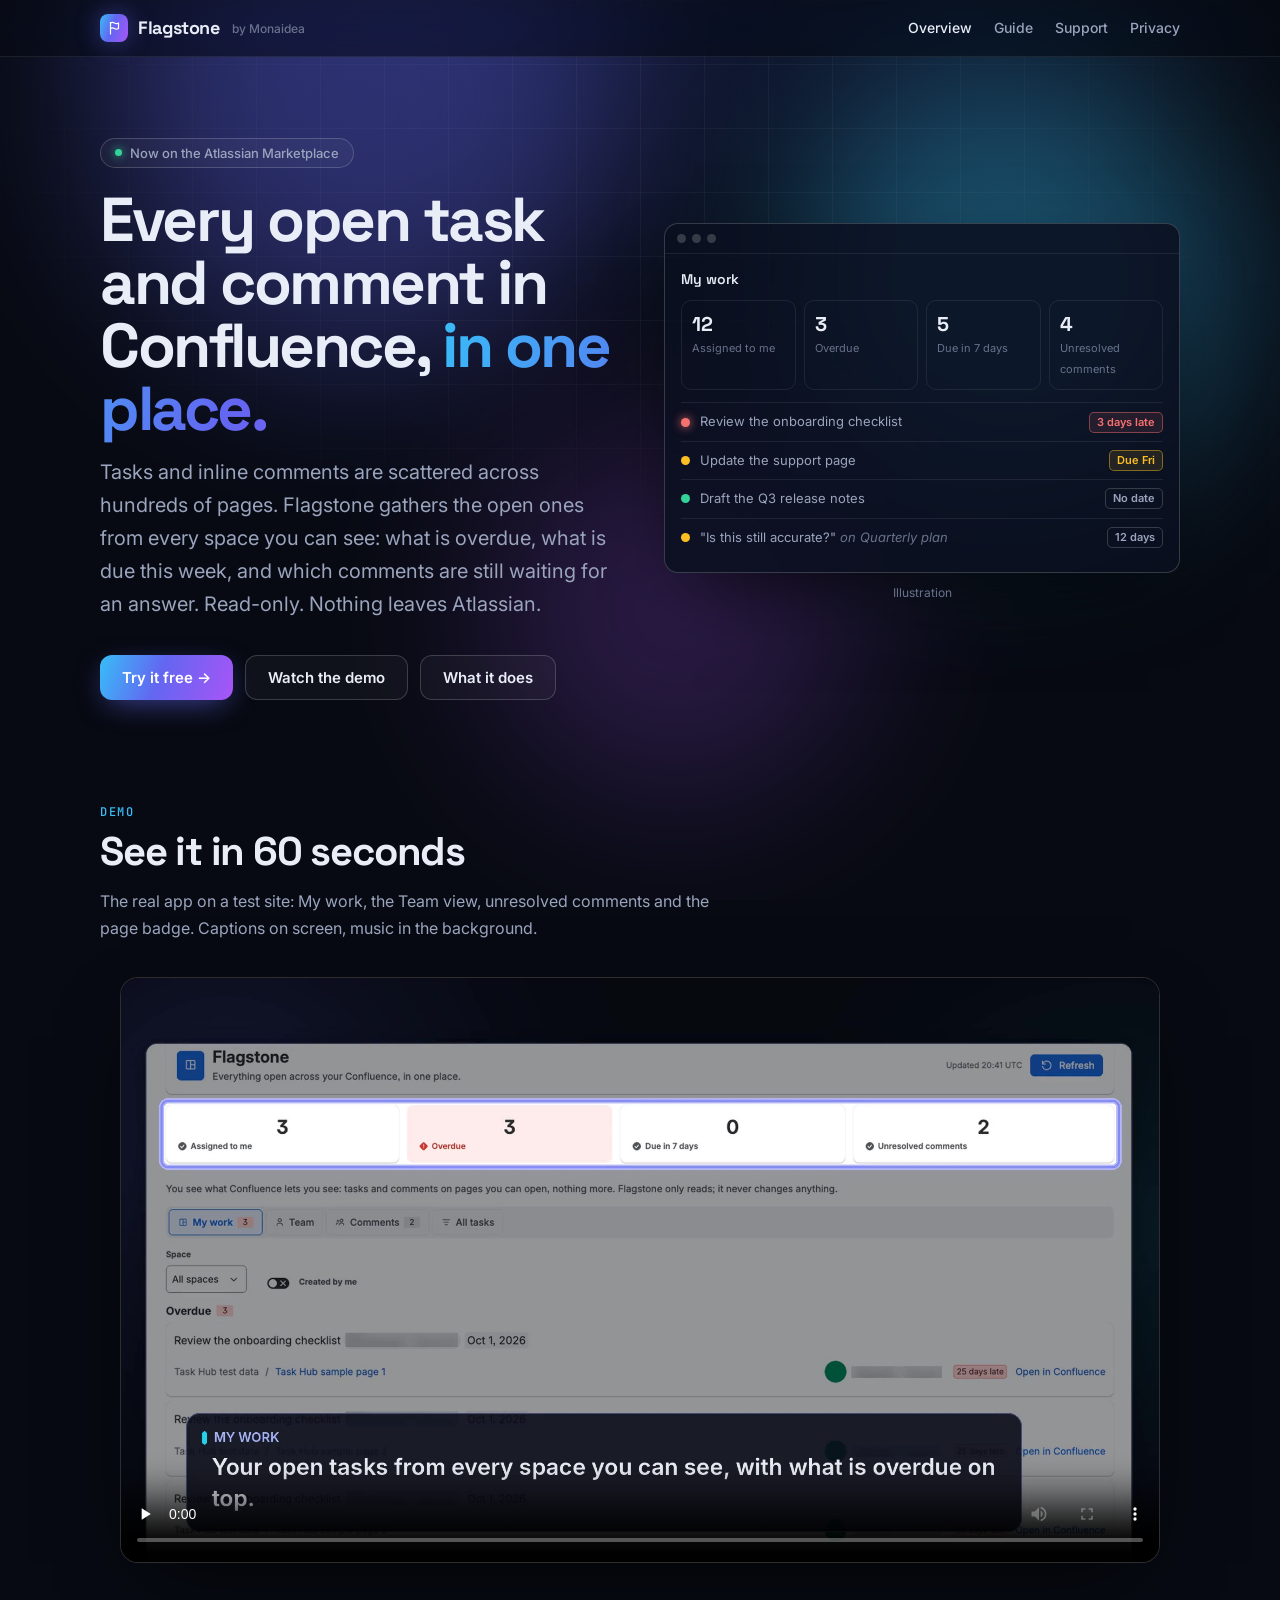
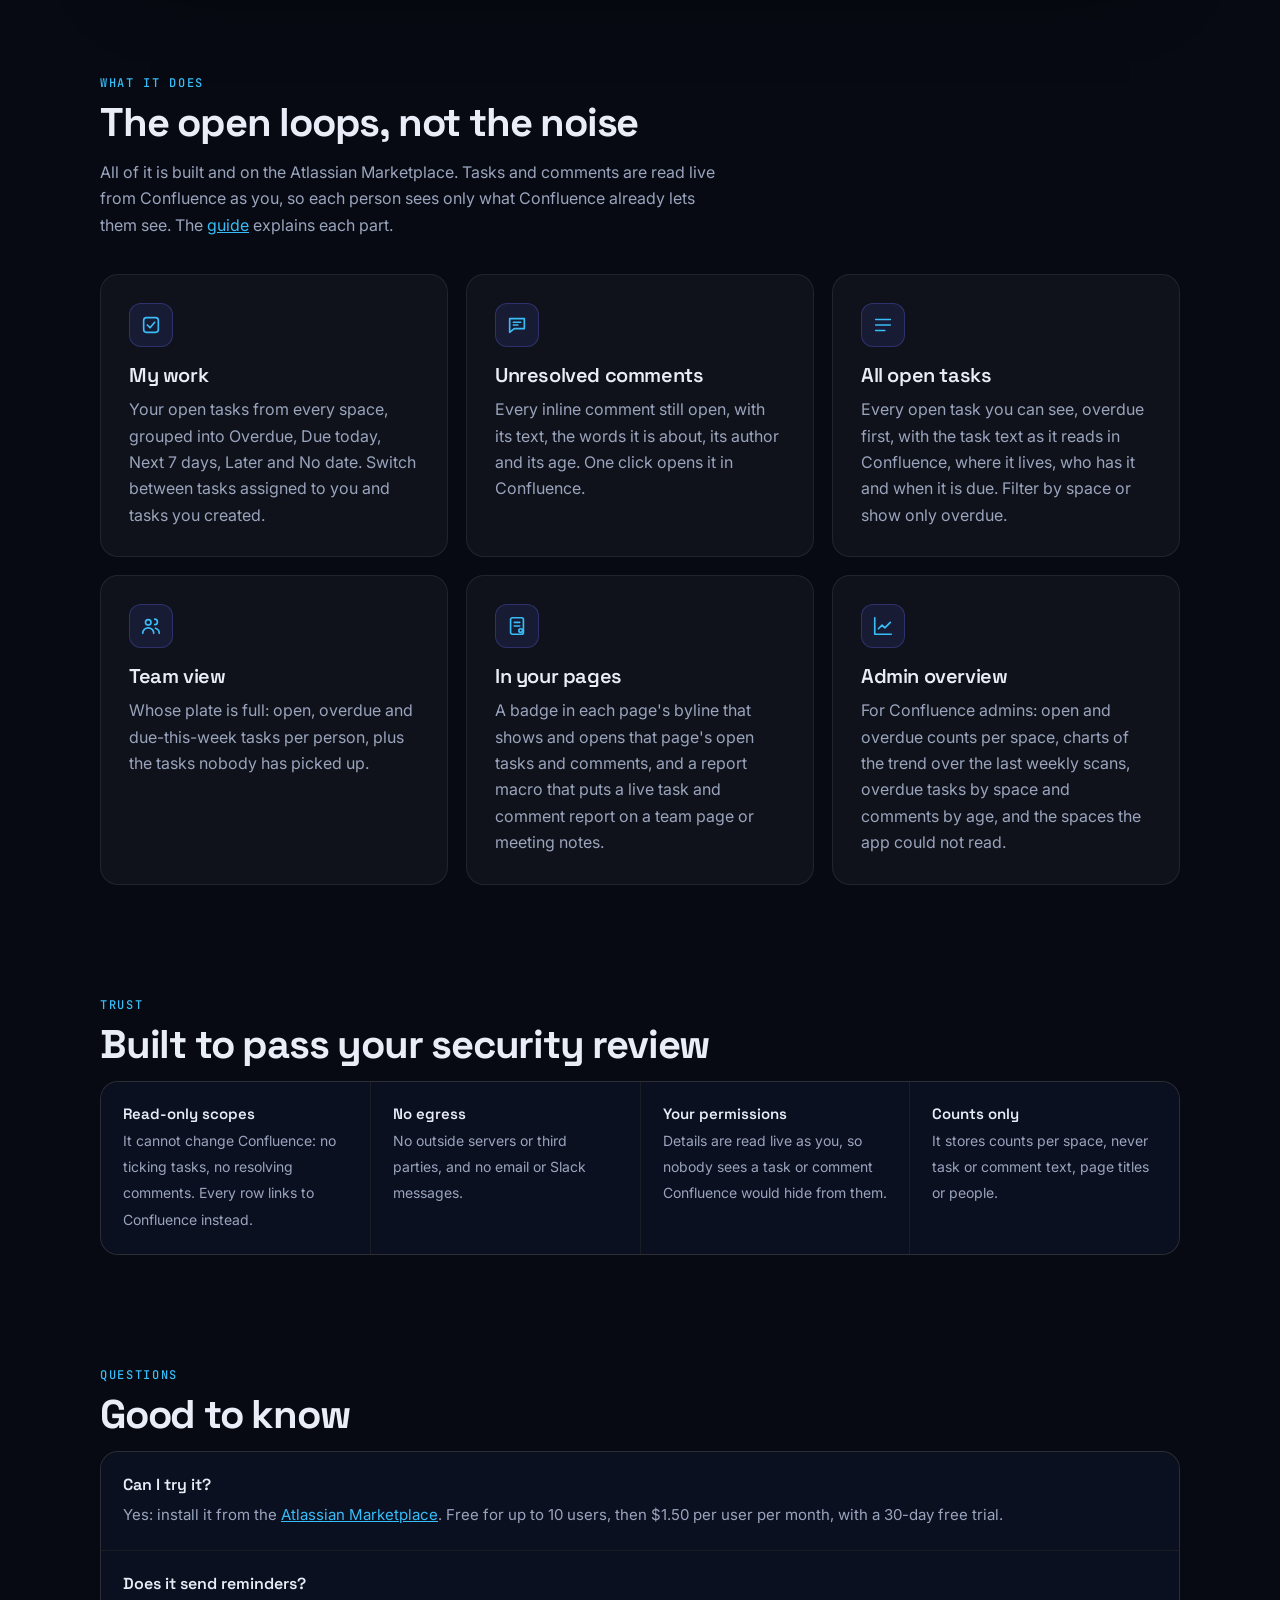
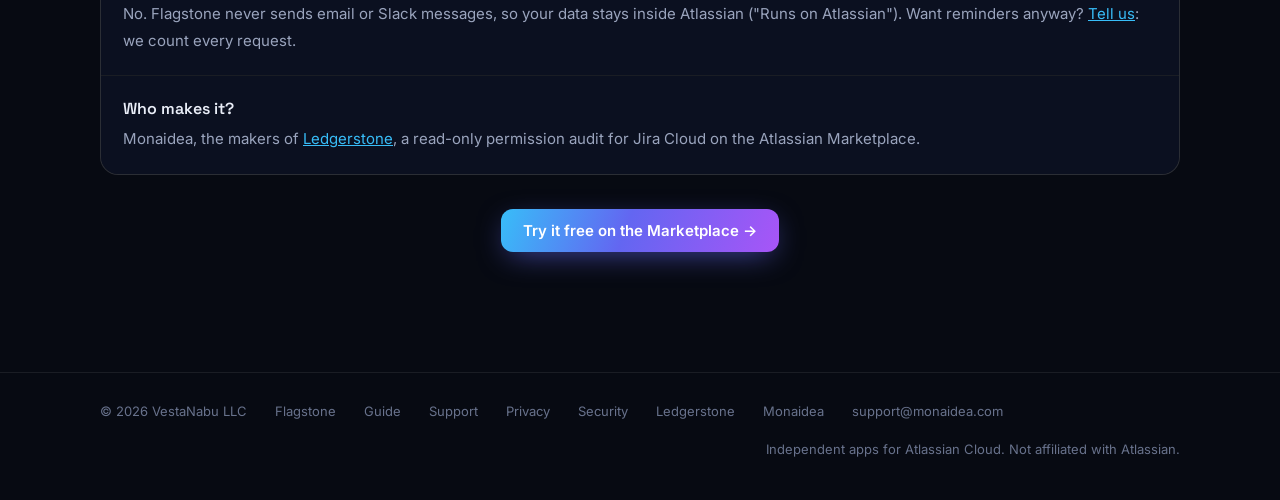
<file: index.html>
<!doctype html><html lang="en"><head><meta charset="utf-8"><meta name="viewport" content="width=device-width,initial-scale=1">
<title>Flagstone: open tasks and comments for Confluence</title><meta name="description" content="Every open task and unresolved inline comment across your Confluence spaces, in one place. Read-only. Nothing leaves Atlassian. On the Atlassian Marketplace."><meta name="theme-color" content="#070a12">
<link rel="canonical" href="https://flagstone.monaidea.com/">
<link rel="icon" href="data:image/svg+xml,%3Csvg xmlns='http://www.w3.org/2000/svg' viewBox='0 0 32 32'%3E%3Crect width='32' height='32' rx='8' fill='%236366f1'/%3E%3Cg fill='none' stroke='white' stroke-width='2.6' stroke-linecap='round' stroke-linejoin='round' transform='translate(4 4) scale(.75)'%3E%3Cpath d='M9 28V5'/%3E%3Cpath d='M9 6c2.6-1.6 5.4-1.6 8 0s5.4 1.6 8 0v11c-2.6 1.6-5.4 1.6-8 0s-5.4-1.6-8 0'/%3E%3C/g%3E%3C/svg%3E">
<link rel="stylesheet" href="/style.css"></head><body>
<div class="sky" aria-hidden="true"><div class="orb o1"></div><div class="orb o2"></div><div class="orb o3"></div></div>
<nav><div class="nav-in"><a class="brand" href="/"><span class="mark"><svg viewBox="0 0 32 32" fill="none" stroke="#fff" stroke-width="2.4" stroke-linecap="round" stroke-linejoin="round"><path d="M9 28V5"/><path d="M9 6c2.6-1.6 5.4-1.6 8 0s5.4 1.6 8 0v11c-2.6 1.6-5.4 1.6-8 0s-5.4-1.6-8 0"/></svg></span>Flagstone<small>by Monaidea</small></a><div class="nav-links"><a href="/" aria-current="page">Overview</a><a href="/guide/">Guide</a><a href="/support/">Support</a><a href="/privacy/">Privacy</a></div></div></nav>
<main>
<section class="split"><div><span class="eyebrow"><i></i>Now on the Atlassian Marketplace</span>
<h1>Every open task and comment in Confluence, <span class="grad">in one place.</span></h1>
<p class="lede">Tasks and inline comments are scattered across hundreds of pages. Flagstone gathers the open ones from every space you can see: what is overdue, what is due this week, and which comments are still waiting for an answer. Read-only. Nothing leaves Atlassian.</p>
<div class="cta"><a class="btn primary" href="https://marketplace.atlassian.com/plugins/com.vestanabu.flagstone/cloud/overview">Try it free →</a><a class="btn ghost" href="#demo">Watch the demo</a><a class="btn ghost" href="#features">What it does</a></div></div>
<div><div class="panel" role="img" aria-label="Illustration of the Flagstone hub"><div class="bar"><i></i><i></i><i></i></div><div class="in">
<div class="verdict">My work</div>
<div class="kpis k4"><div class="kpi"><b>12</b><span>Assigned to me</span></div><div class="kpi"><b>3</b><span>Overdue</span></div><div class="kpi"><b>5</b><span>Due in 7 days</span></div><div class="kpi"><b>4</b><span>Unresolved comments</span></div></div>
<div class="row"><span class="dot bad"></span>Review the onboarding checklist<span class="lz red">3 days late</span></div>
<div class="row"><span class="dot warn"></span>Update the support page<span class="lz amber">Due Fri</span></div>
<div class="row"><span class="dot ok"></span>Draft the Q3 release notes<span class="lz">No date</span></div>
<div class="row"><span class="dot warn"></span><span>"Is this still accurate?" <span class="q">on Quarterly plan</span></span><span class="lz">12 days</span></div>
</div></div><p class="caption">Illustration</p></div></section>
<section id="demo" class="reveal"><p class="kicker">Demo</p><h2>See it in 60 seconds</h2><p class="sub">The real app on a test site: My work, the Team view, unresolved comments and the page badge. Captions on screen, music in the background.</p><div class="video"><video controls playsinline preload="none" width="1920" height="1080" poster="/media/flagstone-demo-poster.jpg"><source src="/media/flagstone-demo.mp4" type="video/mp4">Your browser cannot play this video. <a href="/media/flagstone-demo.mp4">Download it (MP4, 6.2 MB)</a>.</video></div></section>
<section id="features" class="reveal"><p class="kicker">What it does</p><h2>The open loops, not the noise</h2><p class="sub">All of it is built and on the Atlassian Marketplace. Tasks and comments are read live from Confluence as you, so each person sees only what Confluence already lets them see. The <a href="/guide/">guide</a> explains each part.</p><div class="grid">
<div class="card"><div class="icon"><svg viewBox="0 0 24 24"><rect x="4" y="4" width="16" height="16" rx="3"/><path d="m8 12 3 3 5-6"/></svg></div><h3>My work</h3><p>Your open tasks from every space, grouped into Overdue, Due today, Next 7 days, Later and No date. Switch between tasks assigned to you and tasks you created.</p></div>
<div class="card"><div class="icon"><svg viewBox="0 0 24 24"><path d="M4 5h16v11H9l-5 4V5Z"/><path d="M8 9h8M8 12h5"/></svg></div><h3>Unresolved comments</h3><p>Every inline comment still open, with its text, the words it is about, its author and its age. One click opens it in Confluence.</p></div>
<div class="card"><div class="icon"><svg viewBox="0 0 24 24"><path d="M4 6h16M4 12h16M4 18h10"/></svg></div><h3>All open tasks</h3><p>Every open task you can see, overdue first, with the task text as it reads in Confluence, where it lives, who has it and when it is due. Filter by space or show only overdue.</p></div>
<div class="card"><div class="icon"><svg viewBox="0 0 24 24"><circle cx="9" cy="8" r="3"/><path d="M3 20c0-3.3 2.7-6 6-6s6 2.7 6 6"/><path d="M16 4.5a3 3 0 0 1 0 6M21 20c0-2.6-1.6-4.8-4-5.6"/></svg></div><h3>Team view</h3><p>Whose plate is full: open, overdue and due-this-week tasks per person, plus the tasks nobody has picked up.</p></div>
<div class="card"><div class="icon"><svg viewBox="0 0 24 24"><rect x="5" y="3" width="14" height="18" rx="2"/><path d="M9 8h6M9 12h6"/><circle cx="16" cy="17" r="2"/></svg></div><h3>In your pages</h3><p>A badge in each page's byline that shows and opens that page's open tasks and comments, and a report macro that puts a live task and comment report on a team page or meeting notes.</p></div>
<div class="card"><div class="icon"><svg viewBox="0 0 24 24"><path d="M3 3v18h18"/><path d="m7 15 4-4 3 3 6-6"/></svg></div><h3>Admin overview</h3><p>For Confluence admins: open and overdue counts per space, charts of the trend over the last weekly scans, overdue tasks by space and comments by age, and the spaces the app could not read.</p></div>
</div></section>
<section class="reveal"><p class="kicker">Trust</p><h2>Built to pass your security review</h2><div class="trust">
<div><b>Read-only scopes</b><span>It cannot change Confluence: no ticking tasks, no resolving comments. Every row links to Confluence instead.</span></div>
<div><b>No egress</b><span>No outside servers or third parties, and no email or Slack messages.</span></div>
<div><b>Your permissions</b><span>Details are read live as you, so nobody sees a task or comment Confluence would hide from them.</span></div>
<div><b>Counts only</b><span>It stores counts per space, never task or comment text, page titles or people.</span></div></div></section>
<section id="faq" class="reveal"><p class="kicker">Questions</p><h2>Good to know</h2><div class="faq">
<div><b>Can I try it?</b><span>Yes: install it from the <a href="https://marketplace.atlassian.com/plugins/com.vestanabu.flagstone/cloud/overview">Atlassian Marketplace</a>. Free for up to 10 users, then $1.50 per user per month, with a 30-day free trial.</span></div>
<div><b>Does it send reminders?</b><span>No. Flagstone never sends email or Slack messages, so your data stays inside Atlassian ("Runs on Atlassian"). Want reminders anyway? <a href="/support/?topic=reminders-request#contact">Tell us</a>: we count every request.</span></div>
<div><b>Who makes it?</b><span>Monaidea, the makers of <a href="https://ledgerstone.monaidea.com/">Ledgerstone</a>, a read-only permission audit for Jira Cloud on the Atlassian Marketplace.</span></div>
</div><div class="cta"><a class="btn primary" href="https://marketplace.atlassian.com/plugins/com.vestanabu.flagstone/cloud/overview">Try it free on the Marketplace →</a></div></section></main>
<footer><div class="foot"><span>© 2026 VestaNabu LLC</span><a href="/">Flagstone</a><a href="/guide/">Guide</a><a href="/support/">Support</a><a href="/privacy/">Privacy</a><a href="/security/">Security</a><a href="https://ledgerstone.monaidea.com/">Ledgerstone</a><a href="https://www.monaidea.com/">Monaidea</a><a href="mailto:support@monaidea.com">support@monaidea.com</a><span class="r">Independent apps for Atlassian Cloud. Not affiliated with Atlassian.</span></div></footer>
<script src="/site.js" defer></script></body></html>
</file>
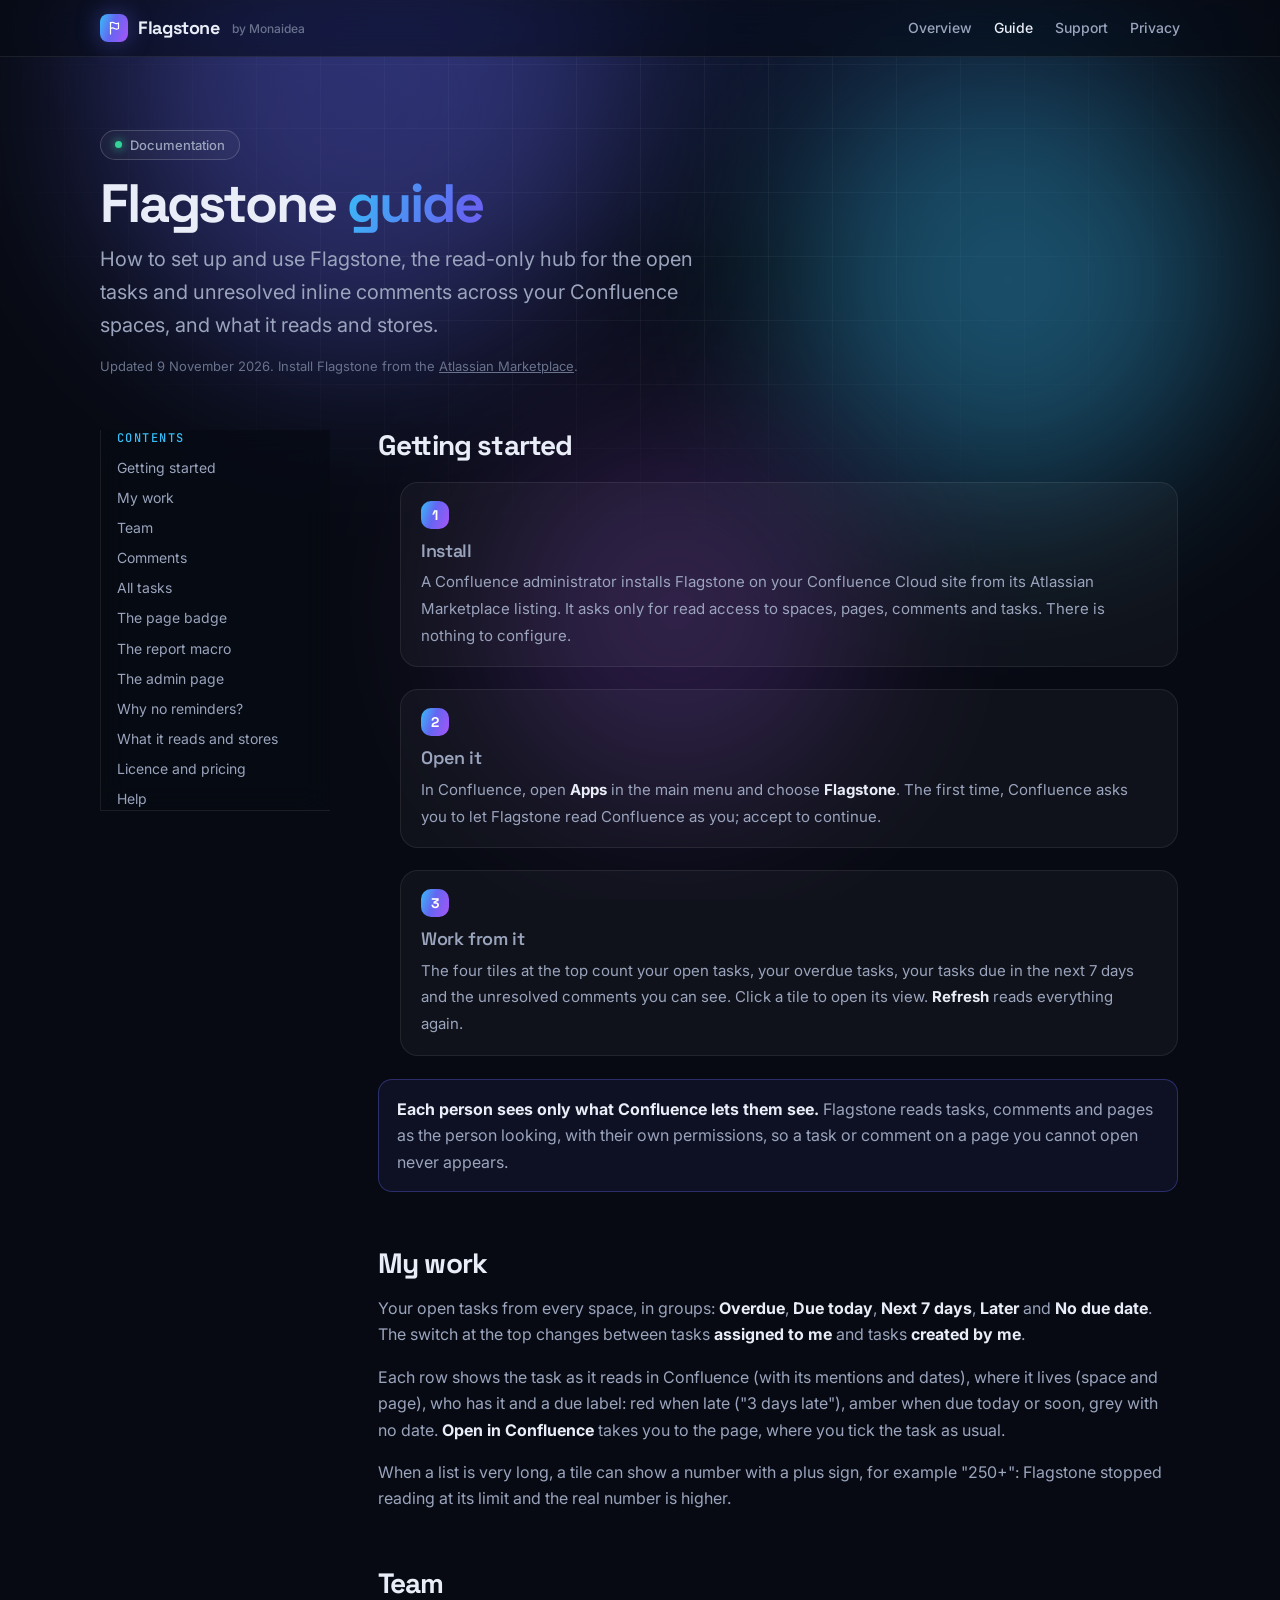
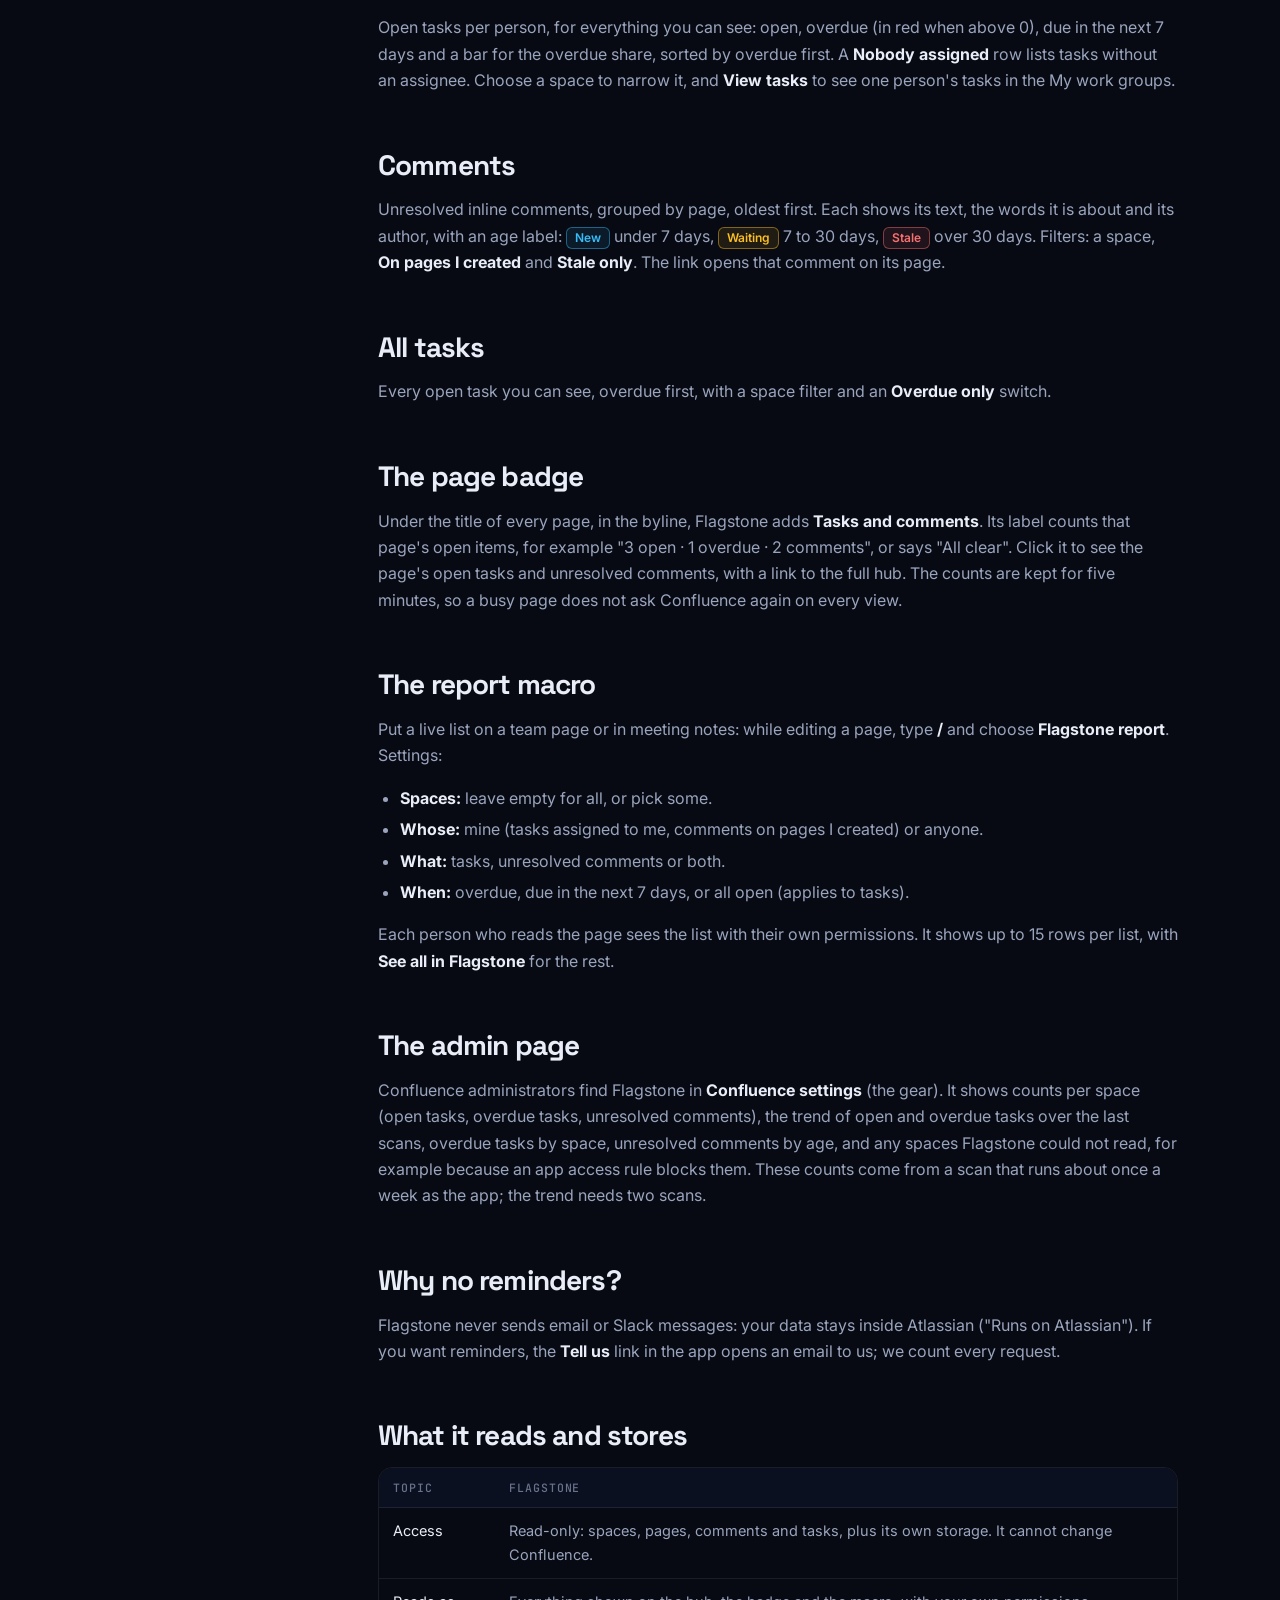
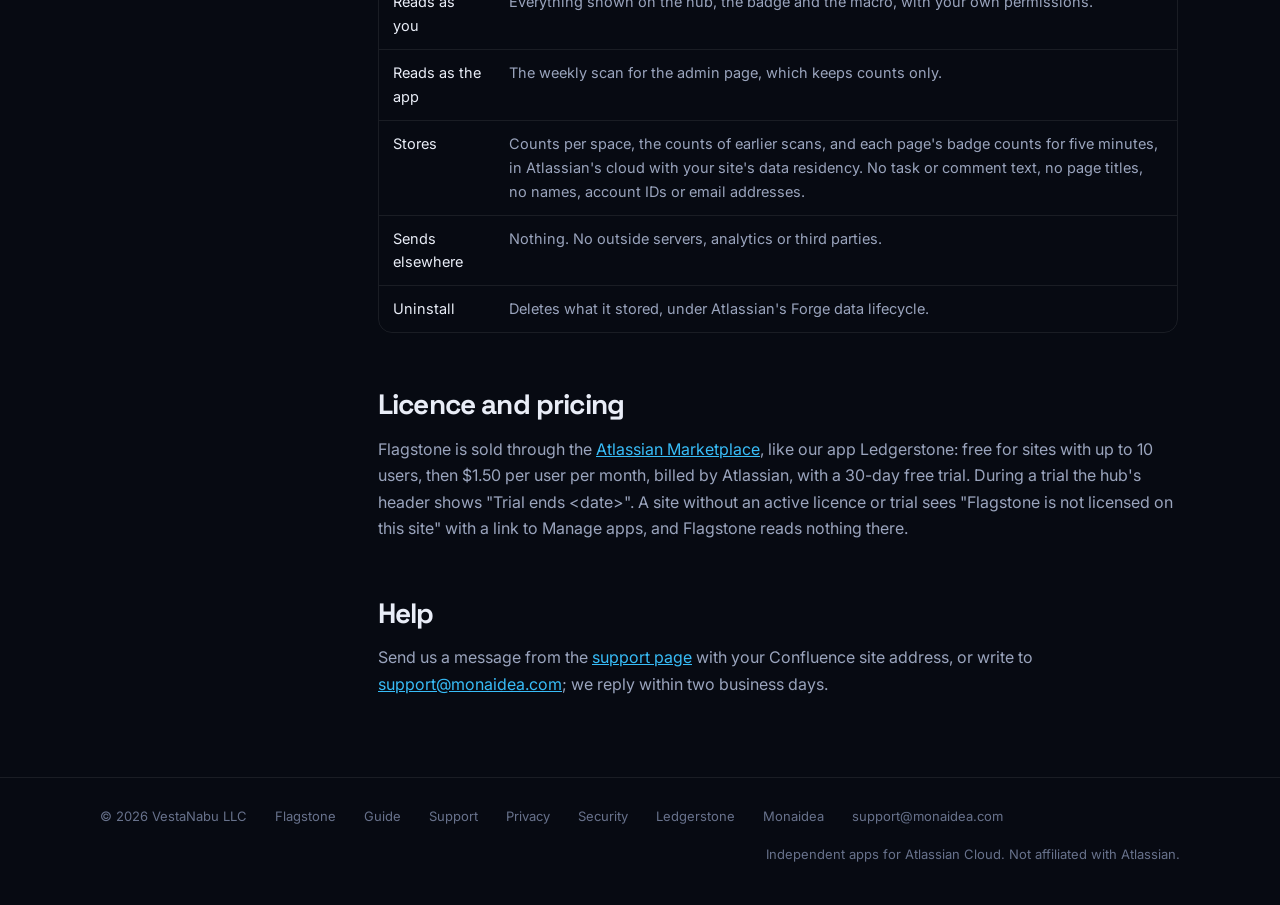
<file: guide/index.html>
<!doctype html><html lang="en"><head><meta charset="utf-8"><meta name="viewport" content="width=device-width,initial-scale=1">
<title>Flagstone Guide</title><meta name="description" content="How to set up and use Flagstone for Confluence: My work, Team, Comments, the page badge, the report macro and the admin page. What it reads and stores."><meta name="theme-color" content="#070a12">
<link rel="canonical" href="https://flagstone.monaidea.com/guide/">
<link rel="icon" href="data:image/svg+xml,%3Csvg xmlns='http://www.w3.org/2000/svg' viewBox='0 0 32 32'%3E%3Crect width='32' height='32' rx='8' fill='%236366f1'/%3E%3Cg fill='none' stroke='white' stroke-width='2.6' stroke-linecap='round' stroke-linejoin='round' transform='translate(4 4) scale(.75)'%3E%3Cpath d='M9 28V5'/%3E%3Cpath d='M9 6c2.6-1.6 5.4-1.6 8 0s5.4 1.6 8 0v11c-2.6 1.6-5.4 1.6-8 0s-5.4-1.6-8 0'/%3E%3C/g%3E%3C/svg%3E">
<link rel="stylesheet" href="/style.css"></head><body>
<div class="sky" aria-hidden="true"><div class="orb o1"></div><div class="orb o2"></div><div class="orb o3"></div></div>
<nav><div class="nav-in"><a class="brand" href="/"><span class="mark"><svg viewBox="0 0 32 32" fill="none" stroke="#fff" stroke-width="2.4" stroke-linecap="round" stroke-linejoin="round"><path d="M9 28V5"/><path d="M9 6c2.6-1.6 5.4-1.6 8 0s5.4 1.6 8 0v11c-2.6 1.6-5.4 1.6-8 0s-5.4-1.6-8 0"/></svg></span>Flagstone<small>by Monaidea</small></a><div class="nav-links"><a href="/">Overview</a><a href="/guide/" aria-current="page">Guide</a><a href="/support/">Support</a><a href="/privacy/">Privacy</a></div></div></nav>
<main>
<div class="doc-head"><span class="eyebrow"><i></i>Documentation</span><h1>Flagstone <span class="grad">guide</span></h1>
<p class="lede">How to set up and use Flagstone, the read-only hub for the open tasks and unresolved inline comments across your Confluence spaces, and what it reads and stores.</p>
<p class="doc-meta">Updated 9 November 2026. Install Flagstone from the <a href="https://marketplace.atlassian.com/plugins/com.vestanabu.flagstone/cloud/overview">Atlassian Marketplace</a>.</p></div>
<div class="doc"><nav class="toc" aria-label="Contents"><b>Contents</b><ol>
<li><a href="#start">Getting started</a></li><li><a href="#work">My work</a></li><li><a href="#team">Team</a></li><li><a href="#comments">Comments</a></li><li><a href="#all">All tasks</a></li><li><a href="#badge">The page badge</a></li><li><a href="#macro">The report macro</a></li><li><a href="#admin">The admin page</a></li><li><a href="#reminders">Why no reminders?</a></li><li><a href="#data">What it reads and stores</a></li><li><a href="#licence">Licence and pricing</a></li><li><a href="#help">Help</a></li></ol></nav>
<article>
<h2 id="start">Getting started</h2>
<ol class="steps">
<li><b>Install</b><span>A Confluence administrator installs Flagstone on your Confluence Cloud site from its Atlassian Marketplace listing. It asks only for read access to spaces, pages, comments and tasks. There is nothing to configure.</span></li>
<li><b>Open it</b><span>In Confluence, open <strong>Apps</strong> in the main menu and choose <strong>Flagstone</strong>. The first time, Confluence asks you to let Flagstone read Confluence as you; accept to continue.</span></li>
<li><b>Work from it</b><span>The four tiles at the top count your open tasks, your overdue tasks, your tasks due in the next 7 days and the unresolved comments you can see. Click a tile to open its view. <strong>Refresh</strong> reads everything again.</span></li>
</ol>
<div class="note"><strong>Each person sees only what Confluence lets them see.</strong> Flagstone reads tasks, comments and pages as the person looking, with their own permissions, so a task or comment on a page you cannot open never appears.</div>

<h2 id="work">My work</h2>
<p>Your open tasks from every space, in groups: <strong>Overdue</strong>, <strong>Due today</strong>, <strong>Next 7 days</strong>, <strong>Later</strong> and <strong>No due date</strong>. The switch at the top changes between tasks <strong>assigned to me</strong> and tasks <strong>created by me</strong>.</p>
<p>Each row shows the task as it reads in Confluence (with its mentions and dates), where it lives (space and page), who has it and a due label: red when late ("3 days late"), amber when due today or soon, grey with no date. <strong>Open in Confluence</strong> takes you to the page, where you tick the task as usual.</p>
<p>When a list is very long, a tile can show a number with a plus sign, for example "250+": Flagstone stopped reading at its limit and the real number is higher.</p>

<h2 id="team">Team</h2>
<p>Open tasks per person, for everything you can see: open, overdue (in red when above 0), due in the next 7 days and a bar for the overdue share, sorted by overdue first. A <strong>Nobody assigned</strong> row lists tasks without an assignee. Choose a space to narrow it, and <strong>View tasks</strong> to see one person's tasks in the My work groups.</p>

<h2 id="comments">Comments</h2>
<p>Unresolved inline comments, grouped by page, oldest first. Each shows its text, the words it is about and its author, with an age label: <span class="sev new">New</span> under 7 days, <span class="sev med">Waiting</span> 7 to 30 days, <span class="sev high">Stale</span> over 30 days. Filters: a space, <strong>On pages I created</strong> and <strong>Stale only</strong>. The link opens that comment on its page.</p>

<h2 id="all">All tasks</h2>
<p>Every open task you can see, overdue first, with a space filter and an <strong>Overdue only</strong> switch.</p>

<h2 id="badge">The page badge</h2>
<p>Under the title of every page, in the byline, Flagstone adds <strong>Tasks and comments</strong>. Its label counts that page's open items, for example "3 open · 1 overdue · 2 comments", or says "All clear". Click it to see the page's open tasks and unresolved comments, with a link to the full hub. The counts are kept for five minutes, so a busy page does not ask Confluence again on every view.</p>

<h2 id="macro">The report macro</h2>
<p>Put a live list on a team page or in meeting notes: while editing a page, type <strong>/</strong> and choose <strong>Flagstone report</strong>. Settings:</p>
<ul><li><strong>Spaces:</strong> leave empty for all, or pick some.</li><li><strong>Whose:</strong> mine (tasks assigned to me, comments on pages I created) or anyone.</li><li><strong>What:</strong> tasks, unresolved comments or both.</li><li><strong>When:</strong> overdue, due in the next 7 days, or all open (applies to tasks).</li></ul>
<p>Each person who reads the page sees the list with their own permissions. It shows up to 15 rows per list, with <strong>See all in Flagstone</strong> for the rest.</p>

<h2 id="admin">The admin page</h2>
<p>Confluence administrators find Flagstone in <strong>Confluence settings</strong> (the gear). It shows counts per space (open tasks, overdue tasks, unresolved comments), the trend of open and overdue tasks over the last scans, overdue tasks by space, unresolved comments by age, and any spaces Flagstone could not read, for example because an app access rule blocks them. These counts come from a scan that runs about once a week as the app; the trend needs two scans.</p>

<h2 id="reminders">Why no reminders?</h2>
<p>Flagstone never sends email or Slack messages: your data stays inside Atlassian ("Runs on Atlassian"). If you want reminders, the <strong>Tell us</strong> link in the app opens an email to us; we count every request.</p>

<h2 id="data">What it reads and stores</h2>
<div class="tbl-wrap"><table class="tbl"><thead><tr><th>Topic</th><th>Flagstone</th></tr></thead><tbody>
<tr><td>Access</td><td>Read-only: spaces, pages, comments and tasks, plus its own storage. It cannot change Confluence.</td></tr>
<tr><td>Reads as you</td><td>Everything shown on the hub, the badge and the macro, with your own permissions.</td></tr>
<tr><td>Reads as the app</td><td>The weekly scan for the admin page, which keeps counts only.</td></tr>
<tr><td>Stores</td><td>Counts per space, the counts of earlier scans, and each page's badge counts for five minutes, in Atlassian's cloud with your site's data residency. No task or comment text, no page titles, no names, account IDs or email addresses.</td></tr>
<tr><td>Sends elsewhere</td><td>Nothing. No outside servers, analytics or third parties.</td></tr>
<tr><td>Uninstall</td><td>Deletes what it stored, under Atlassian's Forge data lifecycle.</td></tr>
</tbody></table></div>

<h2 id="licence">Licence and pricing</h2>
<p>Flagstone is sold through the <a href="https://marketplace.atlassian.com/plugins/com.vestanabu.flagstone/cloud/overview">Atlassian Marketplace</a>, like our app Ledgerstone: free for sites with up to 10 users, then $1.50 per user per month, billed by Atlassian, with a 30-day free trial. During a trial the hub's header shows "Trial ends &lt;date&gt;". A site without an active licence or trial sees "Flagstone is not licensed on this site" with a link to Manage apps, and Flagstone reads nothing there.</p>

<h2 id="help">Help</h2>
<p>Send us a message from the <a href="/support/#contact">support page</a> with your Confluence site address, or write to <a href="mailto:support@monaidea.com">support@monaidea.com</a>; we reply within two business days.</p>
</article></div></main>
<footer><div class="foot"><span>© 2026 VestaNabu LLC</span><a href="/">Flagstone</a><a href="/guide/">Guide</a><a href="/support/">Support</a><a href="/privacy/">Privacy</a><a href="/security/">Security</a><a href="https://ledgerstone.monaidea.com/">Ledgerstone</a><a href="https://www.monaidea.com/">Monaidea</a><a href="mailto:support@monaidea.com">support@monaidea.com</a><span class="r">Independent apps for Atlassian Cloud. Not affiliated with Atlassian.</span></div></footer>
<script src="/site.js" defer></script></body></html>
</file>
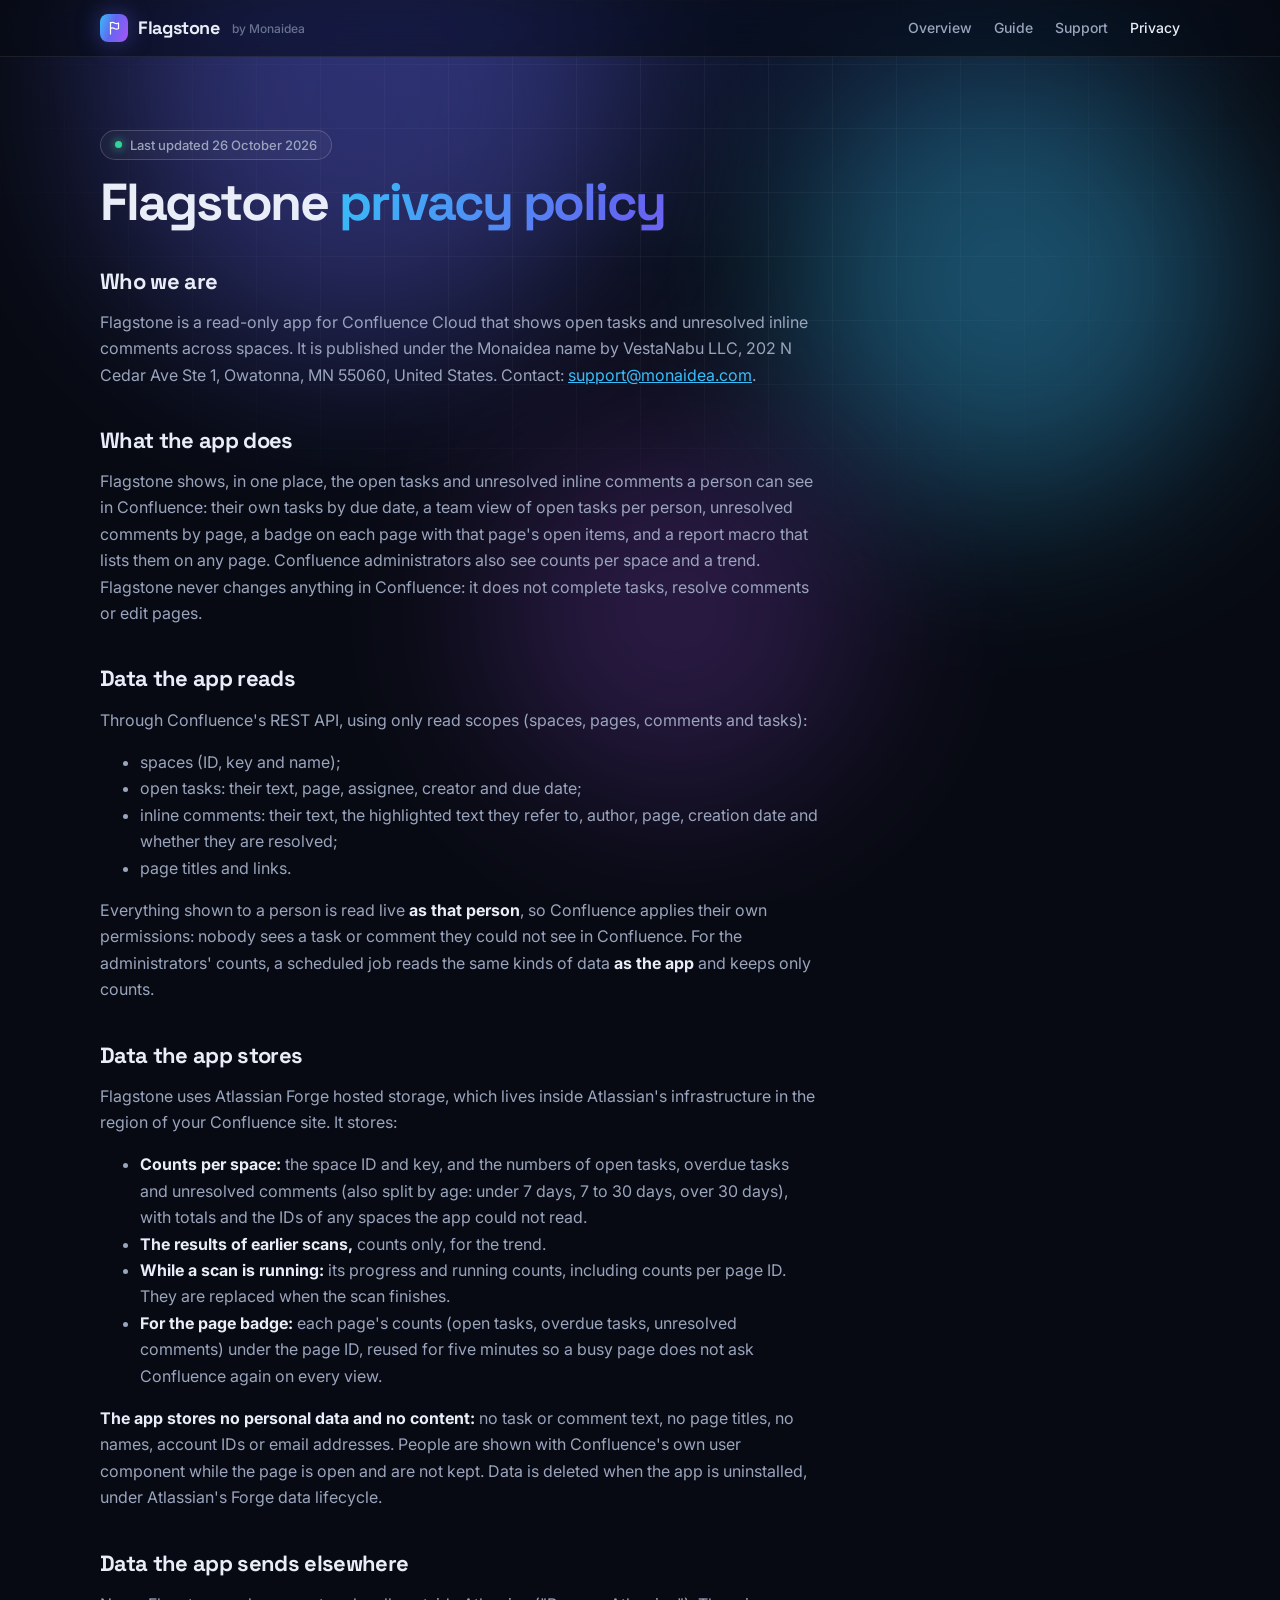
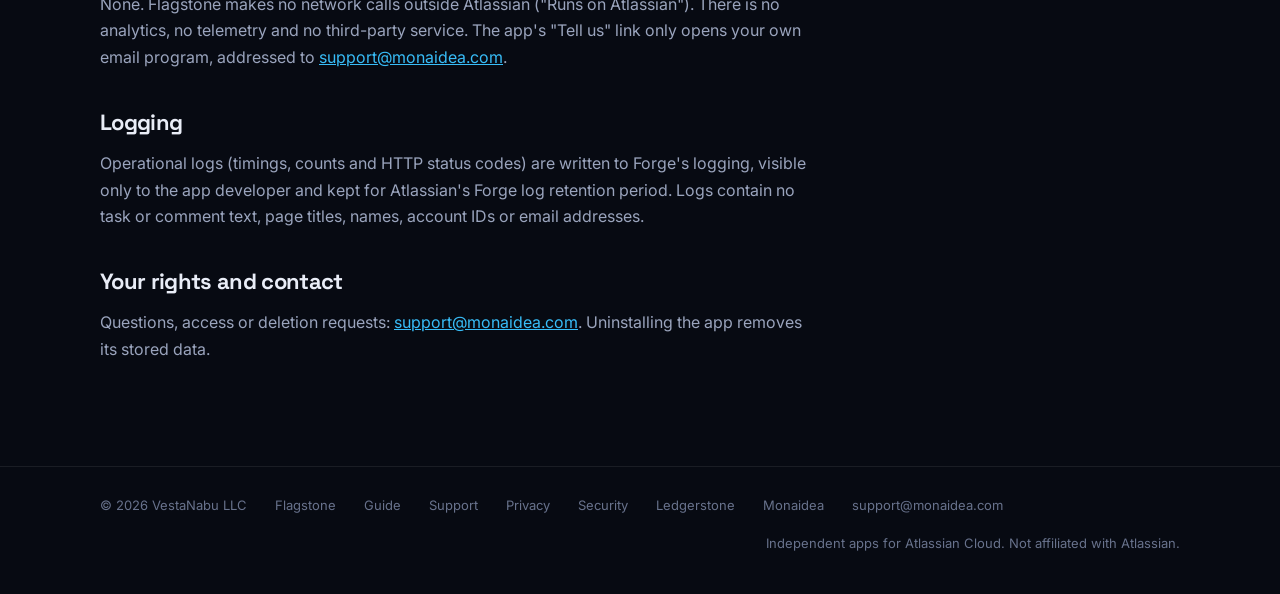
<file: privacy/index.html>
<!doctype html><html lang="en"><head><meta charset="utf-8"><meta name="viewport" content="width=device-width,initial-scale=1">
<title>Flagstone Privacy Policy</title><meta name="description" content="How Flagstone handles your Confluence data: read-only, counts only, nothing about people stored, nothing leaves Atlassian."><meta name="theme-color" content="#070a12">
<link rel="canonical" href="https://flagstone.monaidea.com/privacy/">
<link rel="icon" href="data:image/svg+xml,%3Csvg xmlns='http://www.w3.org/2000/svg' viewBox='0 0 32 32'%3E%3Crect width='32' height='32' rx='8' fill='%236366f1'/%3E%3Cg fill='none' stroke='white' stroke-width='2.6' stroke-linecap='round' stroke-linejoin='round' transform='translate(4 4) scale(.75)'%3E%3Cpath d='M9 28V5'/%3E%3Cpath d='M9 6c2.6-1.6 5.4-1.6 8 0s5.4 1.6 8 0v11c-2.6 1.6-5.4 1.6-8 0s-5.4-1.6-8 0'/%3E%3C/g%3E%3C/svg%3E">
<link rel="stylesheet" href="/style.css"></head><body>
<div class="sky" aria-hidden="true"><div class="orb o1"></div><div class="orb o2"></div><div class="orb o3"></div></div>
<nav><div class="nav-in"><a class="brand" href="/"><span class="mark"><svg viewBox="0 0 32 32" fill="none" stroke="#fff" stroke-width="2.4" stroke-linecap="round" stroke-linejoin="round"><path d="M9 28V5"/><path d="M9 6c2.6-1.6 5.4-1.6 8 0s5.4 1.6 8 0v11c-2.6 1.6-5.4 1.6-8 0s-5.4-1.6-8 0"/></svg></span>Flagstone<small>by Monaidea</small></a><div class="nav-links"><a href="/">Overview</a><a href="/guide/">Guide</a><a href="/support/">Support</a><a href="/privacy/" aria-current="page">Privacy</a></div></div></nav>
<main><div class="prose"><span class="eyebrow"><i></i>Last updated 26 October 2026</span><h1>Flagstone <span class="grad">privacy policy</span></h1>
<h2>Who we are</h2><p>Flagstone is a read-only app for Confluence Cloud that shows open tasks and unresolved inline comments across spaces. It is published under the Monaidea name by VestaNabu LLC, 202 N Cedar Ave Ste 1, Owatonna, MN 55060, United States. Contact: <a href="mailto:support@monaidea.com">support@monaidea.com</a>.</p>
<h2>What the app does</h2><p>Flagstone shows, in one place, the open tasks and unresolved inline comments a person can see in Confluence: their own tasks by due date, a team view of open tasks per person, unresolved comments by page, a badge on each page with that page's open items, and a report macro that lists them on any page. Confluence administrators also see counts per space and a trend. Flagstone never changes anything in Confluence: it does not complete tasks, resolve comments or edit pages.</p>
<h2>Data the app reads</h2><p>Through Confluence's REST API, using only read scopes (spaces, pages, comments and tasks):</p><ul>
<li>spaces (ID, key and name);</li>
<li>open tasks: their text, page, assignee, creator and due date;</li>
<li>inline comments: their text, the highlighted text they refer to, author, page, creation date and whether they are resolved;</li>
<li>page titles and links.</li></ul>
<p>Everything shown to a person is read live <strong>as that person</strong>, so Confluence applies their own permissions: nobody sees a task or comment they could not see in Confluence. For the administrators' counts, a scheduled job reads the same kinds of data <strong>as the app</strong> and keeps only counts.</p>
<h2>Data the app stores</h2><p>Flagstone uses Atlassian Forge hosted storage, which lives inside Atlassian's infrastructure in the region of your Confluence site. It stores:</p><ul>
<li><strong>Counts per space:</strong> the space ID and key, and the numbers of open tasks, overdue tasks and unresolved comments (also split by age: under 7 days, 7 to 30 days, over 30 days), with totals and the IDs of any spaces the app could not read.</li>
<li><strong>The results of earlier scans,</strong> counts only, for the trend.</li>
<li><strong>While a scan is running:</strong> its progress and running counts, including counts per page ID. They are replaced when the scan finishes.</li>
<li><strong>For the page badge:</strong> each page's counts (open tasks, overdue tasks, unresolved comments) under the page ID, reused for five minutes so a busy page does not ask Confluence again on every view.</li></ul>
<p><strong>The app stores no personal data and no content:</strong> no task or comment text, no page titles, no names, account IDs or email addresses. People are shown with Confluence's own user component while the page is open and are not kept. Data is deleted when the app is uninstalled, under Atlassian's Forge data lifecycle.</p>
<h2>Data the app sends elsewhere</h2><p>None. Flagstone makes no network calls outside Atlassian ("Runs on Atlassian"). There is no analytics, no telemetry and no third-party service. The app's "Tell us" link only opens your own email program, addressed to <a href="mailto:support@monaidea.com">support@monaidea.com</a>.</p>
<h2>Logging</h2><p>Operational logs (timings, counts and HTTP status codes) are written to Forge's logging, visible only to the app developer and kept for Atlassian's Forge log retention period. Logs contain no task or comment text, page titles, names, account IDs or email addresses.</p>
<h2>Your rights and contact</h2><p>Questions, access or deletion requests: <a href="mailto:support@monaidea.com">support@monaidea.com</a>. Uninstalling the app removes its stored data.</p>
</div></main>
<footer><div class="foot"><span>© 2026 VestaNabu LLC</span><a href="/">Flagstone</a><a href="/guide/">Guide</a><a href="/support/">Support</a><a href="/privacy/">Privacy</a><a href="/security/">Security</a><a href="https://ledgerstone.monaidea.com/">Ledgerstone</a><a href="https://www.monaidea.com/">Monaidea</a><a href="mailto:support@monaidea.com">support@monaidea.com</a><span class="r">Independent apps for Atlassian Cloud. Not affiliated with Atlassian.</span></div></footer>
<script src="/site.js" defer></script></body></html>
</file>
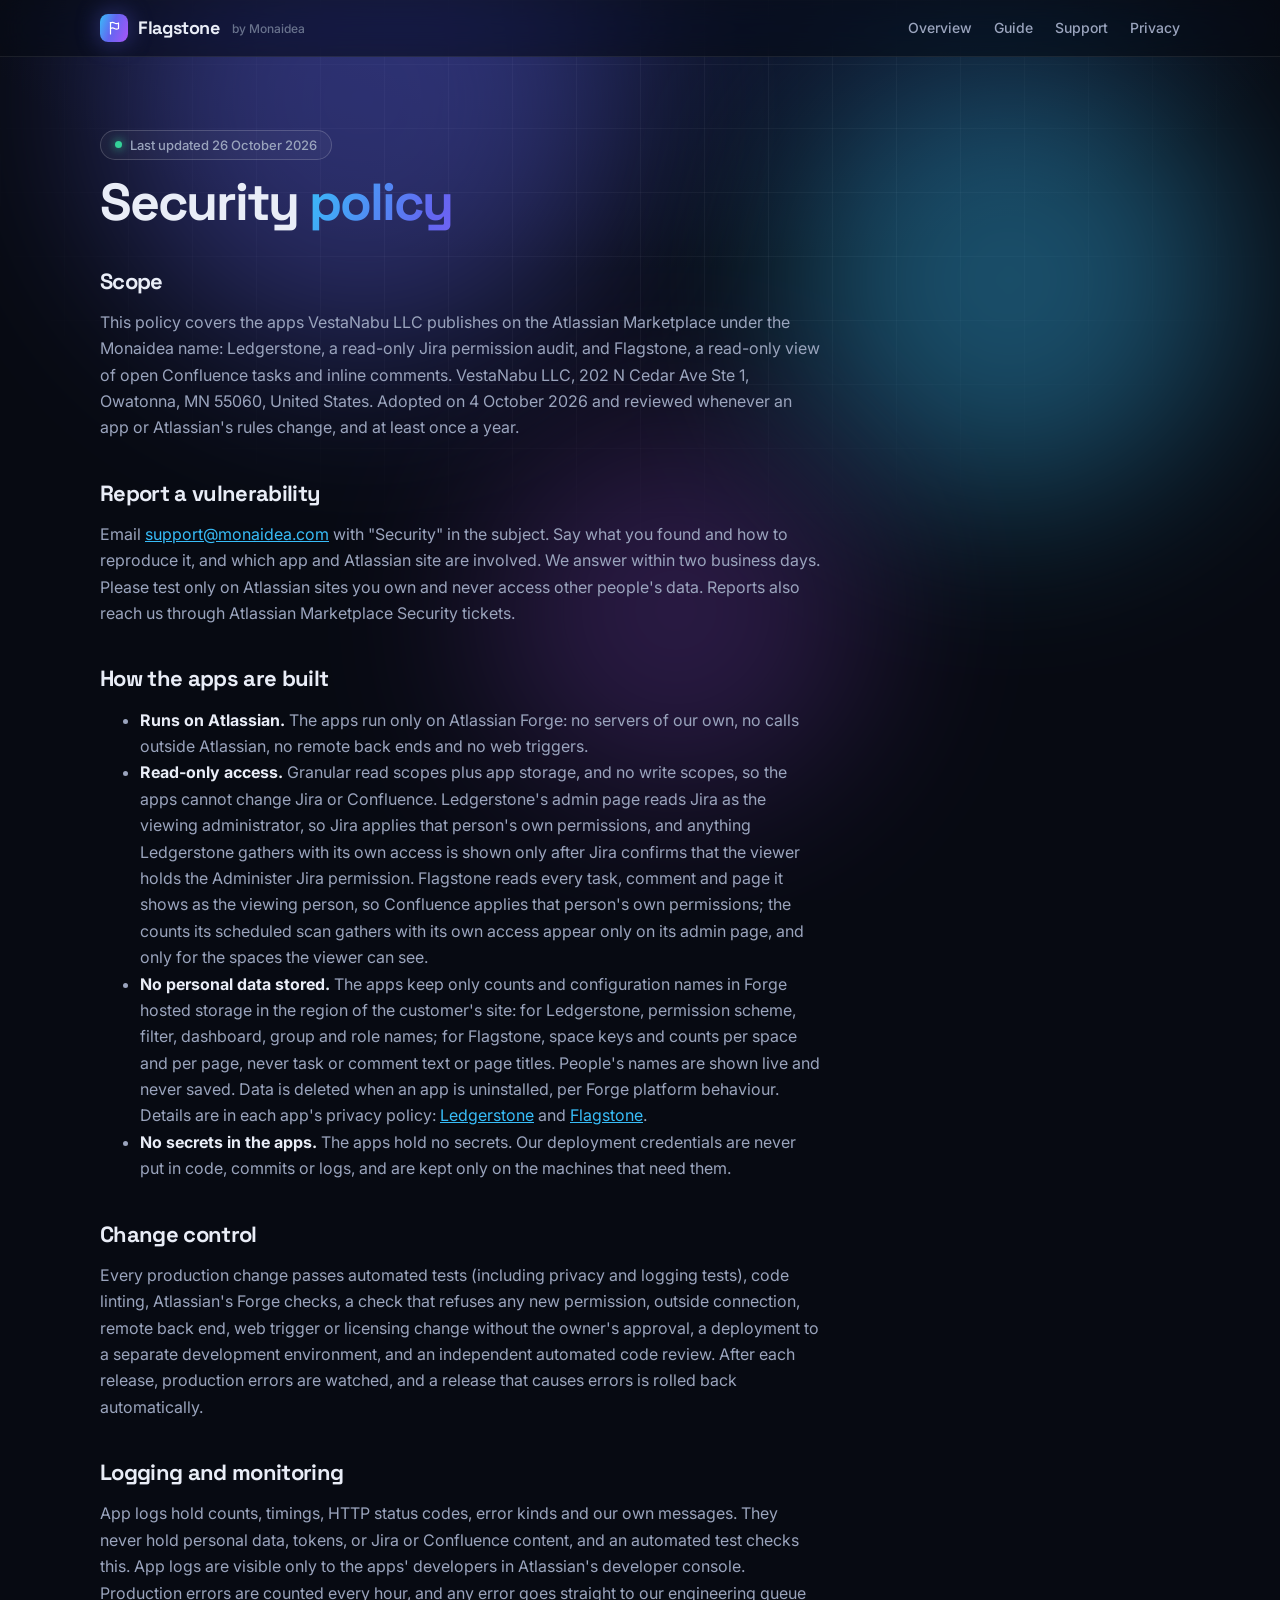
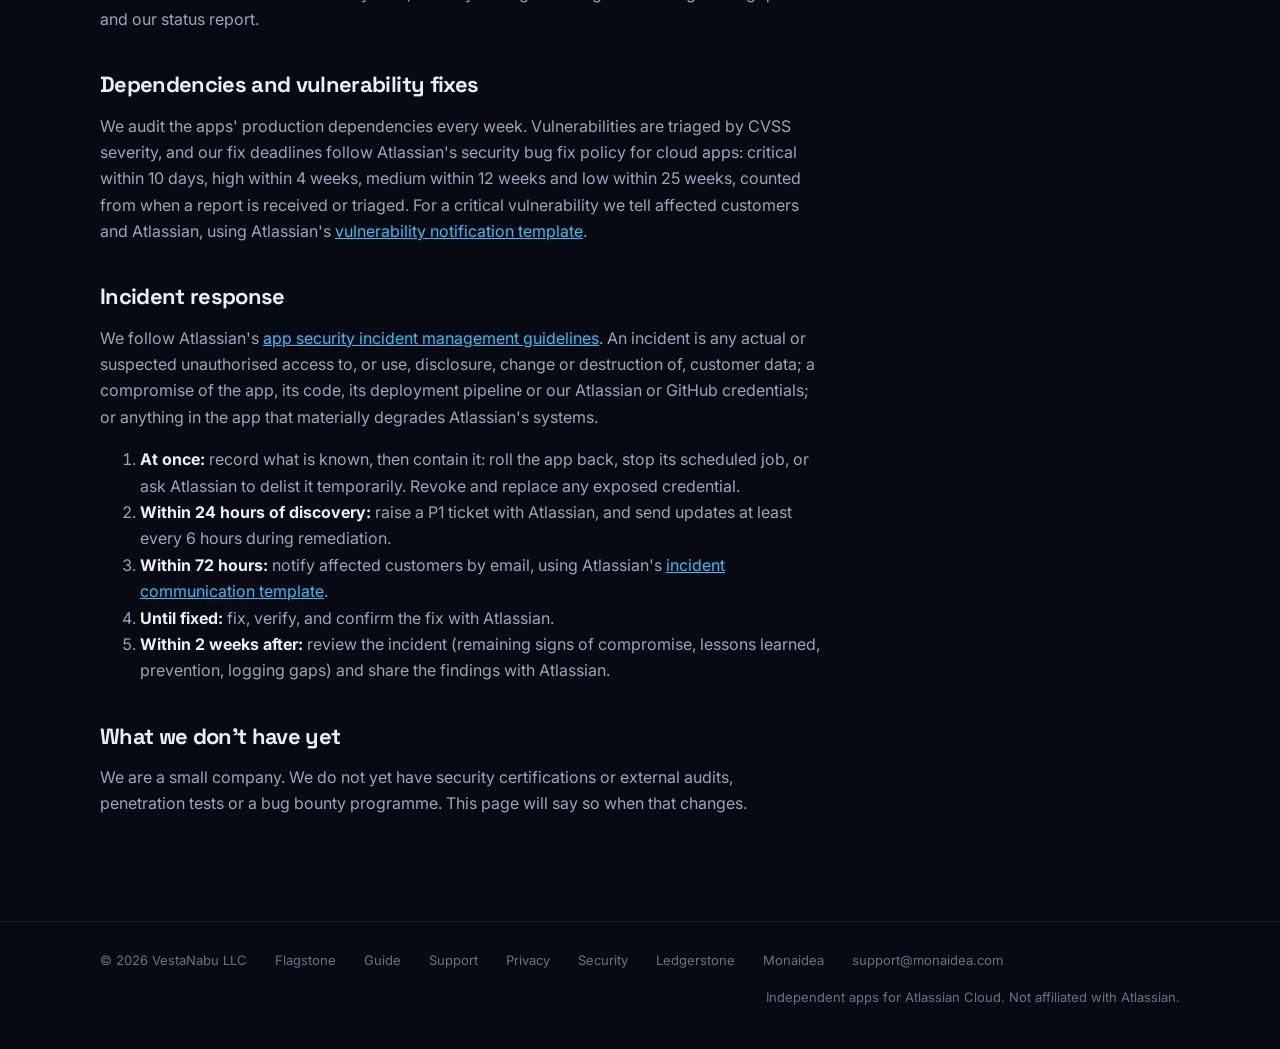
<file: security/index.html>
<!doctype html><html lang="en"><head><meta charset="utf-8"><meta name="viewport" content="width=device-width,initial-scale=1">
<title>Monaidea Security Policy</title><meta name="description" content="How Monaidea secures its Atlassian Cloud apps, how to report a vulnerability, and how we respond to incidents."><meta name="theme-color" content="#070a12">
<link rel="canonical" href="https://flagstone.monaidea.com/security/">
<link rel="icon" href="data:image/svg+xml,%3Csvg xmlns='http://www.w3.org/2000/svg' viewBox='0 0 32 32'%3E%3Crect width='32' height='32' rx='8' fill='%236366f1'/%3E%3Cg fill='none' stroke='white' stroke-width='2.6' stroke-linecap='round' stroke-linejoin='round' transform='translate(4 4) scale(.75)'%3E%3Cpath d='M9 28V5'/%3E%3Cpath d='M9 6c2.6-1.6 5.4-1.6 8 0s5.4 1.6 8 0v11c-2.6 1.6-5.4 1.6-8 0s-5.4-1.6-8 0'/%3E%3C/g%3E%3C/svg%3E">
<link rel="stylesheet" href="/style.css"></head><body>
<div class="sky" aria-hidden="true"><div class="orb o1"></div><div class="orb o2"></div><div class="orb o3"></div></div>
<nav><div class="nav-in"><a class="brand" href="/"><span class="mark"><svg viewBox="0 0 32 32" fill="none" stroke="#fff" stroke-width="2.4" stroke-linecap="round" stroke-linejoin="round"><path d="M9 28V5"/><path d="M9 6c2.6-1.6 5.4-1.6 8 0s5.4 1.6 8 0v11c-2.6 1.6-5.4 1.6-8 0s-5.4-1.6-8 0"/></svg></span>Flagstone<small>by Monaidea</small></a><div class="nav-links"><a href="/">Overview</a><a href="/guide/">Guide</a><a href="/support/">Support</a><a href="/privacy/">Privacy</a></div></div></nav>
<main><div class="prose"><span class="eyebrow"><i></i>Last updated 26 October 2026</span><h1>Security <span class="grad">policy</span></h1>
<h2>Scope</h2><p>This policy covers the apps VestaNabu LLC publishes on the Atlassian Marketplace under the Monaidea name: Ledgerstone, a read-only Jira permission audit, and Flagstone, a read-only view of open Confluence tasks and inline comments. VestaNabu LLC, 202 N Cedar Ave Ste 1, Owatonna, MN 55060, United States. Adopted on 4 October 2026 and reviewed whenever an app or Atlassian's rules change, and at least once a year.</p>
<h2>Report a vulnerability</h2><p>Email <a href="mailto:support@monaidea.com">support@monaidea.com</a> with "Security" in the subject. Say what you found and how to reproduce it, and which app and Atlassian site are involved. We answer within two business days. Please test only on Atlassian sites you own and never access other people's data. Reports also reach us through Atlassian Marketplace Security tickets.</p>
<h2>How the apps are built</h2><ul>
<li><strong>Runs on Atlassian.</strong> The apps run only on Atlassian Forge: no servers of our own, no calls outside Atlassian, no remote back ends and no web triggers.</li>
<li><strong>Read-only access.</strong> Granular read scopes plus app storage, and no write scopes, so the apps cannot change Jira or Confluence. Ledgerstone's admin page reads Jira as the viewing administrator, so Jira applies that person's own permissions, and anything Ledgerstone gathers with its own access is shown only after Jira confirms that the viewer holds the Administer Jira permission. Flagstone reads every task, comment and page it shows as the viewing person, so Confluence applies that person's own permissions; the counts its scheduled scan gathers with its own access appear only on its admin page, and only for the spaces the viewer can see.</li>
<li><strong>No personal data stored.</strong> The apps keep only counts and configuration names in Forge hosted storage in the region of the customer's site: for Ledgerstone, permission scheme, filter, dashboard, group and role names; for Flagstone, space keys and counts per space and per page, never task or comment text or page titles. People's names are shown live and never saved. Data is deleted when an app is uninstalled, per Forge platform behaviour. Details are in each app's privacy policy: <a href="https://ledgerstone.monaidea.com/privacy/">Ledgerstone</a> and <a href="https://flagstone.monaidea.com/privacy/">Flagstone</a>.</li>
<li><strong>No secrets in the apps.</strong> The apps hold no secrets. Our deployment credentials are never put in code, commits or logs, and are kept only on the machines that need them.</li></ul>
<h2>Change control</h2><p>Every production change passes automated tests (including privacy and logging tests), code linting, Atlassian's Forge checks, a check that refuses any new permission, outside connection, remote back end, web trigger or licensing change without the owner's approval, a deployment to a separate development environment, and an independent automated code review. After each release, production errors are watched, and a release that causes errors is rolled back automatically.</p>
<h2>Logging and monitoring</h2><p>App logs hold counts, timings, HTTP status codes, error kinds and our own messages. They never hold personal data, tokens, or Jira or Confluence content, and an automated test checks this. App logs are visible only to the apps' developers in Atlassian's developer console. Production errors are counted every hour, and any error goes straight to our engineering queue and our status report.</p>
<h2>Dependencies and vulnerability fixes</h2><p>We audit the apps' production dependencies every week. Vulnerabilities are triaged by CVSS severity, and our fix deadlines follow Atlassian's security bug fix policy for cloud apps: critical within 10 days, high within 4 weeks, medium within 12 weeks and low within 25 weeks, counted from when a report is received or triaged. For a critical vulnerability we tell affected customers and Atlassian, using Atlassian's <a href="https://developer.atlassian.com/platform/marketplace/app-vulnerability-notification-template/">vulnerability notification template</a>.</p>
<h2>Incident response</h2><p>We follow Atlassian's <a href="https://developer.atlassian.com/platform/marketplace/app-security-incident-management-guidelines/">app security incident management guidelines</a>. An incident is any actual or suspected unauthorised access to, or use, disclosure, change or destruction of, customer data; a compromise of the app, its code, its deployment pipeline or our Atlassian or GitHub credentials; or anything in the app that materially degrades Atlassian's systems.</p><ol>
<li><strong>At once:</strong> record what is known, then contain it: roll the app back, stop its scheduled job, or ask Atlassian to delist it temporarily. Revoke and replace any exposed credential.</li>
<li><strong>Within 24 hours of discovery:</strong> raise a P1 ticket with Atlassian, and send updates at least every 6 hours during remediation.</li>
<li><strong>Within 72 hours:</strong> notify affected customers by email, using Atlassian's <a href="https://developer.atlassian.com/platform/marketplace/app-security-incident-communication-template/">incident communication template</a>.</li>
<li><strong>Until fixed:</strong> fix, verify, and confirm the fix with Atlassian.</li>
<li><strong>Within 2 weeks after:</strong> review the incident (remaining signs of compromise, lessons learned, prevention, logging gaps) and share the findings with Atlassian.</li></ol>
<h2>What we don't have yet</h2><p>We are a small company. We do not yet have security certifications or external audits, penetration tests or a bug bounty programme. This page will say so when that changes.</p>
</div></main>
<footer><div class="foot"><span>© 2026 VestaNabu LLC</span><a href="/">Flagstone</a><a href="/guide/">Guide</a><a href="/support/">Support</a><a href="/privacy/">Privacy</a><a href="/security/">Security</a><a href="https://ledgerstone.monaidea.com/">Ledgerstone</a><a href="https://www.monaidea.com/">Monaidea</a><a href="mailto:support@monaidea.com">support@monaidea.com</a><span class="r">Independent apps for Atlassian Cloud. Not affiliated with Atlassian.</span></div></footer>
<script src="/site.js" defer></script></body></html>
</file>
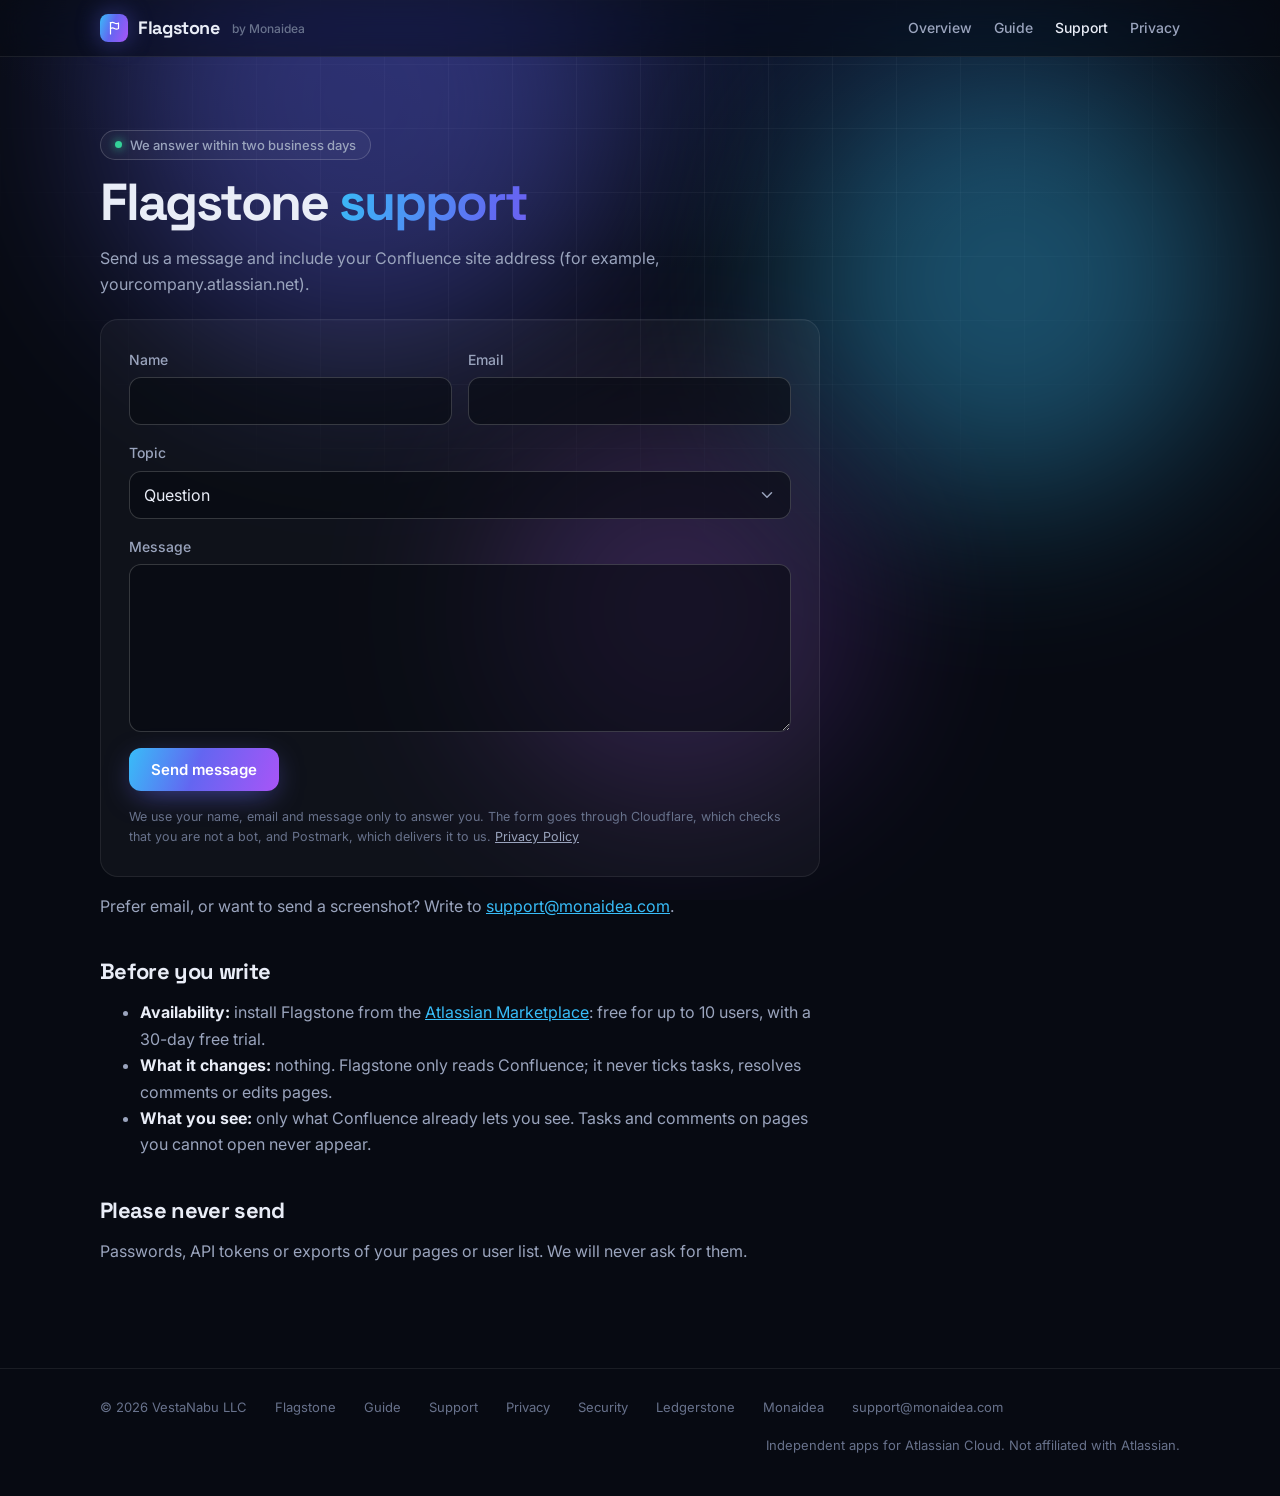
<file: support/index.html>
<!doctype html><html lang="en"><head><meta charset="utf-8"><meta name="viewport" content="width=device-width,initial-scale=1">
<title>Flagstone Support</title><meta name="description" content="Get help with Flagstone for Confluence."><meta name="theme-color" content="#070a12">
<link rel="canonical" href="https://flagstone.monaidea.com/support/">
<link rel="icon" href="data:image/svg+xml,%3Csvg xmlns='http://www.w3.org/2000/svg' viewBox='0 0 32 32'%3E%3Crect width='32' height='32' rx='8' fill='%236366f1'/%3E%3Cg fill='none' stroke='white' stroke-width='2.6' stroke-linecap='round' stroke-linejoin='round' transform='translate(4 4) scale(.75)'%3E%3Cpath d='M9 28V5'/%3E%3Cpath d='M9 6c2.6-1.6 5.4-1.6 8 0s5.4 1.6 8 0v11c-2.6 1.6-5.4 1.6-8 0s-5.4-1.6-8 0'/%3E%3C/g%3E%3C/svg%3E">
<link rel="stylesheet" href="/style.css"></head><body>
<div class="sky" aria-hidden="true"><div class="orb o1"></div><div class="orb o2"></div><div class="orb o3"></div></div>
<nav><div class="nav-in"><a class="brand" href="/"><span class="mark"><svg viewBox="0 0 32 32" fill="none" stroke="#fff" stroke-width="2.4" stroke-linecap="round" stroke-linejoin="round"><path d="M9 28V5"/><path d="M9 6c2.6-1.6 5.4-1.6 8 0s5.4 1.6 8 0v11c-2.6 1.6-5.4 1.6-8 0s-5.4-1.6-8 0"/></svg></span>Flagstone<small>by Monaidea</small></a><div class="nav-links"><a href="/">Overview</a><a href="/guide/">Guide</a><a href="/support/" aria-current="page">Support</a><a href="/privacy/">Privacy</a></div></div></nav>
<main>
<div class="prose"><span class="eyebrow"><i></i>We answer within two business days</span><h1>Flagstone <span class="grad">support</span></h1>
<p>Send us a message and include your Confluence site address (for example, yourcompany.atlassian.net).</p>
<div id="contact" class="anchor"><form class="card form" id="contact-form" data-product="Flagstone">
<div class="form-row"><label class="field"><span>Name</span><input type="text" name="name" autocomplete="name" maxlength="120" required></label><label class="field"><span>Email</span><input type="email" name="email" autocomplete="email" maxlength="200" required></label></div>
<label class="field"><span>Topic</span><select name="topic"><option>Question</option><option>Reminders request</option><option>Problem or error</option><option>Feature request</option><option>Billing or licence</option></select></label>
<label class="field"><span>Message</span><textarea name="message" rows="6" maxlength="4000" required></textarea></label>
<div class="hp" aria-hidden="true"><label>Website <input type="text" name="website" tabindex="-1" autocomplete="off"></label></div>
<div class="ts"></div>
<div class="form-actions"><button class="btn primary" type="submit">Send message</button><p class="form-status" role="status" aria-live="polite"></p></div>
<p class="fine">We use your name, email and message only to answer you. The form goes through Cloudflare, which checks that you are not a bot, and Postmark, which delivers it to us. <a href="https://www.monaidea.com/privacy/">Privacy Policy</a></p>
</form></div>
<p>Prefer email, or want to send a screenshot? Write to <a href="mailto:support@monaidea.com">support@monaidea.com</a>.</p>
<h2>Before you write</h2><ul>
<li><strong>Availability:</strong> install Flagstone from the <a href="https://marketplace.atlassian.com/plugins/com.vestanabu.flagstone/cloud/overview">Atlassian Marketplace</a>: free for up to 10 users, with a 30-day free trial.</li>
<li><strong>What it changes:</strong> nothing. Flagstone only reads Confluence; it never ticks tasks, resolves comments or edits pages.</li>
<li><strong>What you see:</strong> only what Confluence already lets you see. Tasks and comments on pages you cannot open never appear.</li></ul>
<h2>Please never send</h2><p>Passwords, API tokens or exports of your pages or user list. We will never ask for them.</p></div></main>
<footer><div class="foot"><span>© 2026 VestaNabu LLC</span><a href="/">Flagstone</a><a href="/guide/">Guide</a><a href="/support/">Support</a><a href="/privacy/">Privacy</a><a href="/security/">Security</a><a href="https://ledgerstone.monaidea.com/">Ledgerstone</a><a href="https://www.monaidea.com/">Monaidea</a><a href="mailto:support@monaidea.com">support@monaidea.com</a><span class="r">Independent apps for Atlassian Cloud. Not affiliated with Atlassian.</span></div></footer>
<script src="/site.js" defer></script><script src="/contact.js?v=3" defer></script></body></html>
</file>
<file: style.css>
@import url('https://fonts.googleapis.com/css2?family=Space+Grotesk:wght@500;600;700&family=Inter:wght@400;500;600&family=JetBrains+Mono:wght@500&display=swap');
:root{
  --bg:#070a12;--bg2:#0b1020;--card:rgba(255,255,255,.035);--card-hi:rgba(255,255,255,.07);
  --line:rgba(255,255,255,.08);--line-hi:rgba(255,255,255,.18);
  --fg:#e9edf7;--muted:#9aa4bd;--dim:#68728c;
  --a1:#38bdf8;--a2:#6366f1;--a3:#a855f7;--ok:#34d399;--warn:#fbbf24;--bad:#f87171;
  --grad:linear-gradient(110deg,var(--a1),var(--a2) 45%,var(--a3));
  --r:18px;--display:'Space Grotesk',system-ui,sans-serif;--body:'Inter',system-ui,sans-serif;--mono:'JetBrains Mono',ui-monospace,monospace
}
*{box-sizing:border-box}html{scroll-behavior:smooth}
body{margin:0;background:var(--bg);color:var(--fg);font:16px/1.65 var(--body);-webkit-font-smoothing:antialiased;overflow-x:hidden;min-height:100vh}
a{color:inherit}
/* background: aurora + grid */
.sky{position:fixed;inset:0;z-index:-1;pointer-events:none;overflow:hidden;background:radial-gradient(1200px 600px at 50% -10%,#121a3a 0%,transparent 60%),var(--bg)}
.sky::before{content:"";position:absolute;inset:0;background-image:linear-gradient(var(--line) 1px,transparent 1px),linear-gradient(90deg,var(--line) 1px,transparent 1px);background-size:64px 64px;mask-image:radial-gradient(ellipse 70% 55% at 50% 20%,#000 30%,transparent 75%);opacity:.55}
.orb{position:absolute;border-radius:50%;filter:blur(90px);opacity:.38;animation:drift 22s ease-in-out infinite alternate}
.orb.o1{width:520px;height:520px;background:var(--a2);top:-160px;left:8%}
.orb.o2{width:440px;height:440px;background:var(--a1);top:60px;right:4%;animation-delay:-7s}
.orb.o3{width:380px;height:380px;background:var(--a3);top:420px;left:38%;opacity:.22;animation-delay:-13s}
@keyframes drift{to{transform:translate(60px,40px) scale(1.12)}}
/* nav */
nav{position:sticky;top:0;z-index:10;backdrop-filter:blur(14px) saturate(140%);-webkit-backdrop-filter:blur(14px) saturate(140%);background:rgba(7,10,18,.6);border-bottom:1px solid var(--line)}
.nav-in{max-width:1120px;margin:0 auto;display:flex;align-items:center;gap:28px;padding:14px 20px}
.brand{display:flex;align-items:center;gap:10px;text-decoration:none;font:700 18px/1 var(--display);letter-spacing:-.02em}
.brand small{font:500 12px var(--body);color:var(--dim);letter-spacing:0;margin-left:2px}
.mark{width:28px;height:28px;border-radius:8px;background:var(--grad);display:grid;place-items:center;box-shadow:0 0 24px rgba(99,102,241,.45)}
.mark svg{width:16px;height:16px}
.nav-links{margin-left:auto;display:flex;gap:22px}
.nav-links a{text-decoration:none;color:var(--muted);font-size:14px;font-weight:500;transition:color .2s}
.nav-links a:hover,.nav-links a[aria-current]{color:var(--fg)}
main{max-width:1120px;margin:0 auto;padding:0 20px}
/* hero */
.hero{padding:96px 0 72px;text-align:center}
.eyebrow{display:inline-flex;align-items:center;gap:8px;padding:6px 14px;border:1px solid var(--line-hi);border-radius:999px;background:var(--card);font:500 13px var(--body);color:var(--muted)}
.eyebrow i{width:7px;height:7px;border-radius:50%;background:var(--ok);box-shadow:0 0 10px var(--ok);animation:pulse 2.4s infinite}
@keyframes pulse{50%{opacity:.35}}
h1{font:700 clamp(40px,7vw,76px)/1.02 var(--display);letter-spacing:-.04em;margin:24px auto 18px;max-width:900px}
.grad{background:var(--grad);-webkit-background-clip:text;background-clip:text;color:transparent;background-size:200% auto;animation:shine 8s linear infinite}
@keyframes shine{to{background-position:200% center}}
.lede{font-size:clamp(17px,2vw,20px);color:var(--muted);max-width:640px;margin:0 auto}
.cta{display:flex;gap:12px;justify-content:center;flex-wrap:wrap;margin-top:34px}
.btn{display:inline-flex;align-items:center;gap:8px;padding:12px 22px;border-radius:12px;font:600 15px var(--body);text-decoration:none;transition:transform .2s,box-shadow .2s,background .2s}
.btn.primary{background:var(--grad);color:#fff;box-shadow:0 8px 30px -8px rgba(99,102,241,.7)}
.btn.primary:hover{transform:translateY(-2px);box-shadow:0 14px 40px -8px rgba(99,102,241,.85)}
.btn.ghost{border:1px solid var(--line-hi);background:var(--card)}
.btn.ghost:hover{background:var(--card-hi)}
/* sections */
section{padding:56px 0}
.kicker{font:500 12px var(--mono);letter-spacing:.14em;text-transform:uppercase;color:var(--a1);margin:0 0 10px}
h2{font:700 clamp(28px,4vw,40px)/1.1 var(--display);letter-spacing:-.03em;margin:0 0 14px}
.sub{color:var(--muted);max-width:620px;margin:0 0 36px}
/* cards with cursor spotlight */
.grid{display:grid;gap:18px;grid-template-columns:repeat(auto-fit,minmax(280px,1fr))}
.card{position:relative;border:1px solid var(--line);border-radius:var(--r);background:var(--card);padding:28px;overflow:hidden;transition:border-color .25s,transform .25s}
.card::before{content:"";position:absolute;inset:0;background:radial-gradient(420px circle at var(--x,50%) var(--y,0%),rgba(99,102,241,.16),transparent 45%);opacity:0;transition:opacity .3s;pointer-events:none}
.card:hover{border-color:var(--line-hi);transform:translateY(-3px)}.card:hover::before{opacity:1}
.card h3{font:600 20px/1.25 var(--display);letter-spacing:-.02em;margin:16px 0 8px}
.card p{color:var(--muted);margin:0}
.icon{width:44px;height:44px;border-radius:12px;display:grid;place-items:center;background:rgba(99,102,241,.12);border:1px solid rgba(99,102,241,.3)}
.icon svg{width:22px;height:22px;stroke:var(--a1);fill:none;stroke-width:1.8;stroke-linecap:round;stroke-linejoin:round}
/* app card (featured) */
.app{display:grid;grid-template-columns:1.1fr 1fr;gap:0;padding:0;text-decoration:none}
.app .body{padding:36px}
.app .logo{width:56px;height:56px;border-radius:16px;background:var(--grad);display:grid;place-items:center;box-shadow:0 10px 40px -10px rgba(56,189,248,.8)}
.app .logo svg{width:30px;height:30px}
.chips{display:flex;flex-wrap:wrap;gap:8px;margin:18px 0 22px}
.chip{font:500 12px var(--body);padding:5px 11px;border-radius:999px;border:1px solid var(--line-hi);color:var(--muted)}
.chip.ok{color:var(--ok);border-color:rgba(52,211,153,.35);background:rgba(52,211,153,.08)}
.more{font-weight:600;color:var(--a1)}
.app .preview{border-left:1px solid var(--line);background:linear-gradient(180deg,rgba(99,102,241,.08),transparent);padding:28px;display:flex;align-items:center}
.soon{border-style:dashed;display:flex;flex-direction:column;justify-content:center;min-height:200px}
.soon h3{color:var(--muted)}
/* mock product panel (illustrative) */
.panel{width:100%;border:1px solid var(--line-hi);border-radius:14px;background:rgba(11,16,32,.85);box-shadow:0 30px 80px -30px rgba(0,0,0,.8);font-size:13px;overflow:hidden}
.panel .bar{display:flex;gap:6px;padding:10px 12px;border-bottom:1px solid var(--line)}
.panel .bar i{width:9px;height:9px;border-radius:50%;background:var(--line-hi)}
.panel .in{padding:16px}
.verdict{display:flex;align-items:center;gap:10px;font:600 14px var(--display);margin-bottom:12px}
.dot{width:9px;height:9px;border-radius:50%;flex:none}.dot.bad{background:var(--bad);box-shadow:0 0 10px var(--bad)}.dot.warn{background:var(--warn)}.dot.ok{background:var(--ok)}
.kpis{display:grid;grid-template-columns:repeat(3,1fr);gap:8px;margin-bottom:12px}
.kpi{border:1px solid var(--line);border-radius:10px;padding:10px}.kpi b{display:block;font:700 20px var(--display)}.kpi span{color:var(--dim);font-size:11px}
.row{display:flex;align-items:center;gap:10px;padding:8px 0;border-top:1px solid var(--line);color:var(--muted)}
.row em{margin-left:auto;font-style:normal;font:500 11px var(--mono);color:var(--dim)}
.caption{font-size:12px;color:var(--dim);margin-top:10px;text-align:center}
/* product page hero split */
.split{display:grid;grid-template-columns:1fr 1fr;gap:48px;align-items:center;padding:80px 0 48px;text-align:left}
.split h1{margin:20px 0 16px;font-size:clamp(38px,5.5vw,62px)}.split .lede{margin:0}.split .cta{justify-content:flex-start}
.price{display:grid;grid-template-columns:repeat(auto-fit,minmax(240px,1fr));gap:18px}
.price .card b{font:700 40px var(--display);letter-spacing:-.03em}.price .card b small{font:500 15px var(--body);color:var(--muted)}
.trust{display:grid;grid-template-columns:repeat(auto-fit,minmax(200px,1fr));gap:1px;background:var(--line);border:1px solid var(--line);border-radius:var(--r);overflow:hidden}
.trust div{background:var(--bg2);padding:22px}.trust b{display:block;font:600 15px var(--display);margin-bottom:4px}.trust span{color:var(--muted);font-size:14px}
/* documentation: numbered steps and reference grid */
.steps{list-style:none;counter-reset:s;padding:0;margin:0;display:grid;gap:18px;grid-template-columns:repeat(auto-fit,minmax(240px,1fr))}
.steps li{counter-increment:s;border:1px solid var(--line);border-radius:var(--r);background:var(--card);padding:24px}
.steps li::before{content:counter(s);display:grid;place-items:center;width:32px;height:32px;border-radius:10px;background:var(--grad);color:#fff;font:700 15px var(--display);margin-bottom:14px}
.steps b{display:block;font:600 18px/1.3 var(--display);letter-spacing:-.02em;margin-bottom:6px}.steps span{color:var(--muted);font-size:15px}.steps strong{color:var(--fg)}.steps a{color:var(--a1)}
.defs{display:grid;grid-template-columns:repeat(2,1fr);gap:1px;background:var(--line);border:1px solid var(--line);border-radius:var(--r);overflow:hidden}
.defs div{background:var(--bg2);padding:22px}.defs b{display:block;font:600 16px var(--display);margin-bottom:6px}.defs span{color:var(--muted);font-size:14.5px}.defs strong{color:var(--fg)}
.sub a{color:var(--a1)}.sub.after{margin:24px 0 0}
/* prose (support/privacy) */
.prose{max-width:720px;padding:72px 0 24px}.prose h1{font-size:clamp(36px,5vw,52px);margin:16px 0}
.prose h2{font-size:22px;margin:40px 0 10px}.prose p,.prose li{color:var(--muted)}.prose strong{color:var(--fg)}
.prose a{color:var(--a1)}.mail{display:inline-flex;align-items:center;gap:10px;margin:8px 0 8px;padding:14px 20px;border-radius:14px;border:1px solid var(--line-hi);background:var(--card);font:600 17px var(--display);text-decoration:none}
footer{border-top:1px solid var(--line);margin-top:64px}
.foot{max-width:1120px;margin:0 auto;padding:28px 20px 40px;display:flex;flex-wrap:wrap;gap:16px 28px;color:var(--dim);font-size:13px}
.foot a{text-decoration:none}.foot a:hover{color:var(--fg)}.foot .r{margin-left:auto}
/* guide (long-form documentation) */
.doc-head{padding:72px 0 8px;max-width:820px}.doc-head h1{font-size:clamp(36px,5vw,54px);margin:16px 0 12px}
.doc-head .lede{margin:0}.doc-meta{color:var(--dim);font-size:13px;margin-top:14px}
.doc{display:grid;grid-template-columns:230px minmax(0,1fr);gap:48px;align-items:start;padding:32px 0 0}
.toc{position:sticky;top:84px;font-size:14px;border-left:1px solid var(--line);padding-left:16px}
.toc b{display:block;font:500 12px var(--mono);letter-spacing:.12em;text-transform:uppercase;color:var(--a1);margin-bottom:10px}
.toc ol{list-style:none;margin:0;padding:0;display:grid;gap:7px}.toc a{color:var(--muted);text-decoration:none}.toc a:hover{color:var(--fg)}
.doc article{max-width:800px;min-width:0}
.doc article h2{font-size:28px;margin:56px 0 12px;scroll-margin-top:84px}.doc article h2:first-child{margin-top:0}
.doc article h3{font:600 19px/1.3 var(--display);letter-spacing:-.01em;margin:30px 0 8px;scroll-margin-top:84px}
.doc article p,.doc article li{color:var(--muted)}.doc article strong{color:var(--fg)}.doc article a{color:var(--a1)}
.doc article ul,.doc article ol{padding-left:22px}.doc article li{margin:5px 0}
.doc code{font:500 13px var(--mono);color:var(--fg);background:var(--card-hi);border:1px solid var(--line);border-radius:6px;padding:1px 6px;white-space:nowrap}
.tbl-wrap{overflow-x:auto;margin:16px 0 8px;border:1px solid var(--line);border-radius:14px}
.tbl{width:100%;border-collapse:collapse;font-size:14.5px}
.tbl th{text-align:left;font:500 11.5px var(--mono);letter-spacing:.08em;text-transform:uppercase;color:var(--dim);padding:12px 14px;border-bottom:1px solid var(--line);background:var(--bg2)}
.tbl td{padding:11px 14px;border-bottom:1px solid var(--line);color:var(--muted);vertical-align:top}.tbl tr:last-child td{border-bottom:0}
.tbl td:first-child{color:var(--fg)}
.note{margin:18px 0;padding:16px 18px;border:1px solid rgba(99,102,241,.35);border-radius:14px;background:rgba(99,102,241,.08);color:var(--muted)}
.note strong{color:var(--fg)}
.sev{display:inline-block;font:600 12px/1 var(--body);padding:4px 8px;border-radius:6px;border:1px solid;white-space:nowrap}
.sev.high{color:var(--bad);border-color:rgba(248,113,113,.45);background:rgba(248,113,113,.1)}
.sev.med{color:var(--warn);border-color:rgba(251,191,36,.45);background:rgba(251,191,36,.1)}
.sev.unk{color:var(--muted);border-color:var(--line-hi);background:var(--card)}
.sev.none{color:var(--ok);border-color:rgba(52,211,153,.4);background:rgba(52,211,153,.08)}
figure.shot{margin:20px 0 10px;border:1px solid var(--line-hi);border-radius:14px;overflow:hidden;background:#fff}
figure.shot img{display:block;width:100%;height:auto}
figure.shot figcaption{background:var(--bg2);color:var(--dim);font-size:13px;padding:10px 14px;border-top:1px solid var(--line)}
.doc .steps{grid-template-columns:1fr;gap:12px;margin:16px 0}.doc .steps li{padding:18px 20px}
.doc .steps li::before{width:28px;height:28px;font-size:14px;margin-bottom:10px}
/* reveal on scroll */
.reveal{opacity:0;transform:translateY(18px);transition:opacity .7s ease,transform .7s ease}.reveal.in{opacity:1;transform:none}
.video{max-width:1040px;margin:28px auto 0;border:1px solid var(--line-hi);border-radius:18px;overflow:hidden;background:#000;box-shadow:0 30px 80px -30px rgba(0,0,0,.8)}.video video{display:block;width:100%;height:auto}
@media (max-width:820px){.app,.split,.defs{grid-template-columns:1fr}.app .preview{border-left:0;border-top:1px solid var(--line)}.nav-links{gap:14px}.brand small{display:none}}
@media (max-width:480px){.nav-in{gap:12px;padding:14px 16px}.nav-links{gap:10px}.nav-links a{font-size:13.5px}.nav-links a:first-child{display:none}}
@media (max-width:375px){.nav-links a:last-child{display:none}}
@media (prefers-reduced-motion:reduce){*{animation:none!important;transition:none!important}.reveal{opacity:1;transform:none}}
@media (max-width:960px){.doc{grid-template-columns:1fr;gap:20px}.toc{position:static;border-left:0;padding:16px;border:1px solid var(--line);border-radius:14px;background:var(--card)}}
/* print: clean light pages (used for the PDF of the guide) */
@media print{
  :root{--fg:#111827;--muted:#374151;--dim:#6b7280;--line:#d1d5db;--line-hi:#9ca3af;--card:#f9fafb;--card-hi:#f3f4f6;--bg2:#f3f4f6;--a1:#1d4ed8}
  body{background:#fff;color:#111827;font-size:11pt}
  .sky,nav,.toc,.cta,.pdf-link,footer .foot a{display:none!important}
  .grad{background:none;color:#4338ca;-webkit-text-fill-color:#4338ca;animation:none}
  .eyebrow{border-color:#d1d5db;background:#f9fafb;color:#374151}.eyebrow i{display:none}
  .doc{display:block;padding:0}.doc-head{padding:0 0 8px}
  .doc article h2{break-after:avoid;margin-top:28px}.doc article h3{break-after:avoid}
  figure.shot,.tbl-wrap,.note,.steps li{break-inside:avoid}
  .tbl th{background:#f3f4f6;color:#374151}.tbl td:first-child{color:#111827}
  .sev.high{color:#b91c1c;border-color:#fca5a5;background:#fef2f2}.sev.med{color:#92400e;border-color:#fcd34d;background:#fffbeb}
  .sev.none{color:#065f46;border-color:#6ee7b7;background:#ecfdf5}
  .reveal{opacity:1!important;transform:none!important}
  a{color:#1d4ed8}footer{margin-top:24px}
}
/* Flagstone additions (2026-10-25): four-tile illustration and Confluence-style lozenges */
.kpis.k4{grid-template-columns:repeat(4,1fr)}
.lz{margin-left:auto;flex:none;font:600 11px/1 var(--body);padding:4px 7px;border-radius:5px;border:1px solid var(--line-hi);color:var(--muted);white-space:nowrap}
.lz.red{color:var(--bad);border-color:rgba(248,113,113,.45);background:rgba(248,113,113,.1)}
.lz.amber{color:var(--warn);border-color:rgba(251,191,36,.45);background:rgba(251,191,36,.1)}
.lz.blue{color:var(--a1);border-color:rgba(56,189,248,.45);background:rgba(56,189,248,.1)}
.row .q{color:var(--dim);font-style:italic}
.card .chips{margin:14px 0 0}
.faq{display:grid;gap:1px;background:var(--line);border:1px solid var(--line);border-radius:var(--r);overflow:hidden}
.faq div{background:var(--bg2);padding:22px}.faq b{display:block;font:600 16px var(--display);margin-bottom:6px}.faq span{color:var(--muted);font-size:15px}.faq a{color:var(--a1)}
@media (max-width:480px){.kpis.k4{grid-template-columns:repeat(2,1fr)}}
.sev.new{color:var(--a1);border-color:rgba(56,189,248,.45);background:rgba(56,189,248,.1)}
/* contact form (2026-11-02): posts to the contact Worker, see contact.js */
.contact{display:grid;grid-template-columns:minmax(0,.85fr) minmax(0,1.15fr);gap:48px;align-items:start}
.contact .sub{margin-bottom:18px}.contact .alt{color:var(--muted);margin:0}.contact .alt a{color:var(--a1)}
.form{display:grid;gap:16px;padding:28px}.form:hover{transform:none}
.form-row{display:grid;grid-template-columns:1fr 1fr;gap:16px}
.field{display:grid;gap:6px;margin:0}.field span{font-size:14px;font-weight:500;color:var(--muted)}
.form input,.form select,.form textarea{width:100%;font:16px/1.5 var(--body);color:var(--fg);background:rgba(7,10,18,.6);border:1px solid var(--line-hi);border-radius:12px;padding:11px 14px;transition:border-color .2s,box-shadow .2s}
.form textarea{resize:vertical;min-height:140px}
.form select{appearance:none;-webkit-appearance:none;padding-right:42px;background-image:url("data:image/svg+xml,%3Csvg xmlns='http://www.w3.org/2000/svg' viewBox='0 0 24 24' fill='none' stroke='%239aa4bd' stroke-width='2' stroke-linecap='round' stroke-linejoin='round'%3E%3Cpath d='m6 9 6 6 6-6'/%3E%3C/svg%3E");background-repeat:no-repeat;background-position:right 14px center;background-size:18px}
.form option{background:var(--bg2);color:var(--fg)}
.form input:hover,.form select:hover,.form textarea:hover{border-color:rgba(255,255,255,.28)}
.form input:focus,.form select:focus,.form textarea:focus{outline:none;border-color:var(--a2);box-shadow:0 0 0 3px rgba(99,102,241,.28)}
.hp{position:absolute;left:-10000px;top:auto;width:1px;height:1px;overflow:hidden}
.ts:empty{display:none}
.form-actions{display:flex;flex-wrap:wrap;align-items:center;gap:12px 18px}
.form .btn{border:0;cursor:pointer}.form .btn:disabled{opacity:.6;cursor:progress;transform:none}
.form-status{margin:0;font-size:14.5px;color:var(--muted)}.form-status[data-state=success]{color:var(--ok)}.form-status[data-state=error]{color:var(--bad)}
.form .fine{margin:0;font-size:12.5px;color:var(--dim)}.form .fine a{color:var(--muted)}
.prose .form{margin:22px 0 14px}.anchor{scroll-margin-top:84px}
@media (max-width:820px){.contact{grid-template-columns:1fr;gap:24px}}
@media (max-width:560px){.form-row{grid-template-columns:1fr}.form{padding:20px}}
</file>
